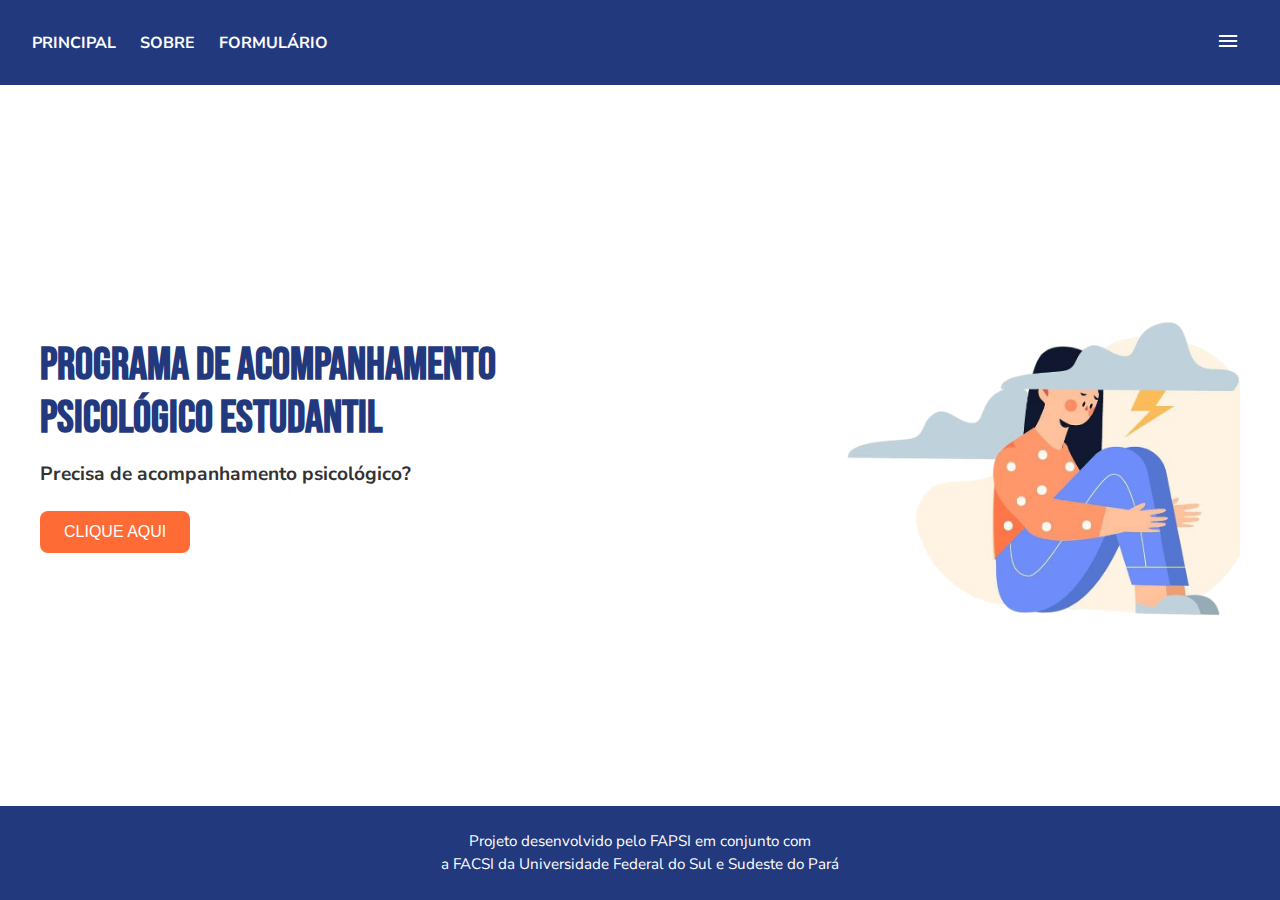
<file: frontend/index.html>
<!DOCTYPE html>
<html lang="en">
  <head>
    <meta charset="UTF-8" />
    <meta name="viewport" content="width=device-width, initial-scale=1.0" />
    <link
      rel="stylesheet"
      href="https://fonts.googleapis.com/css2?family=Material+Symbols+Outlined:opsz,wght,FILL,GRAD@20..48,100..700,0..1,-50..200&icon_names=menu"
    />
    <link rel="preconnect" href="https://fonts.googleapis.com" />
    <link rel="preconnect" href="https://fonts.gstatic.com" crossorigin />
    <link
      href="https://fonts.googleapis.com/css2?family=Nunito+Sans:ital,opsz,wght@0,6..12,200..1000;1,6..12,200..1000&display=swap"
      rel="stylesheet"
    />
    <link rel="preconnect" href="https://fonts.googleapis.com" />
    <link rel="preconnect" href="https://fonts.gstatic.com" crossorigin />
    <link
      href="https://fonts.googleapis.com/css2?family=Bebas+Neue&family=Nunito+Sans:ital,opsz,wght@0,6..12,200..1000;1,6..12,200..1000&display=swap"
      rel="stylesheet"
    />
    <link rel="stylesheet" href="/assets/css/main.css" />
    <title>Home - Papse</title>
  </head>
  <body>
    <header class="header-container">
      <nav class="navegacao">
        <ul>
          <li><a href="index.html" class="home">PRINCIPAL</a></li>
          <li><a href="sobre.html">SOBRE</a></li>
          <li><a href="formulario.html">FORMULÁRIO</a></li>
        </ul>
      </nav>

      <div class="menu-container">
        <button class="menu-button" id="menuButton">
          <span class="material-symbols-outlined">menu</span>
        </button>

        <div class="dropdown-menu" id="dropdownMenu">
          <a href="index.html">SAIR</a>
          <a href="https://www.unifesspa.edu.br/">UNIFESSPA</a>
          <a href="login.html">LOGIN</a>
        </div>
      </div>
    </header>

    <main class="conteudo-pagina">
      <div class="conteudo-grid">
        <div class="texto-conteudo">
          <h1>Programa de Acompanhamento<br />Psicológico Estudantil</h1>
          <h3>Precisa de acompanhamento psicológico?</h3>
          <button type="button" class="botao-home" id="botaoIrFormulario">
            CLIQUE AQUI
          </button>
        </div>

        <img src="../assets/images/img_01.png" alt="" class="img-papse" />
      </div>
    </main>

    <footer class="fundo-pagina">
      <p>
        Projeto desenvolvido pelo FAPSI em conjunto com<br />
        a FACSI da Universidade Federal do Sul e Sudeste do Pará
      </p>
    </footer>

    <script src="../assets/js/main.js"></script>
  </body>
</html>
</file>
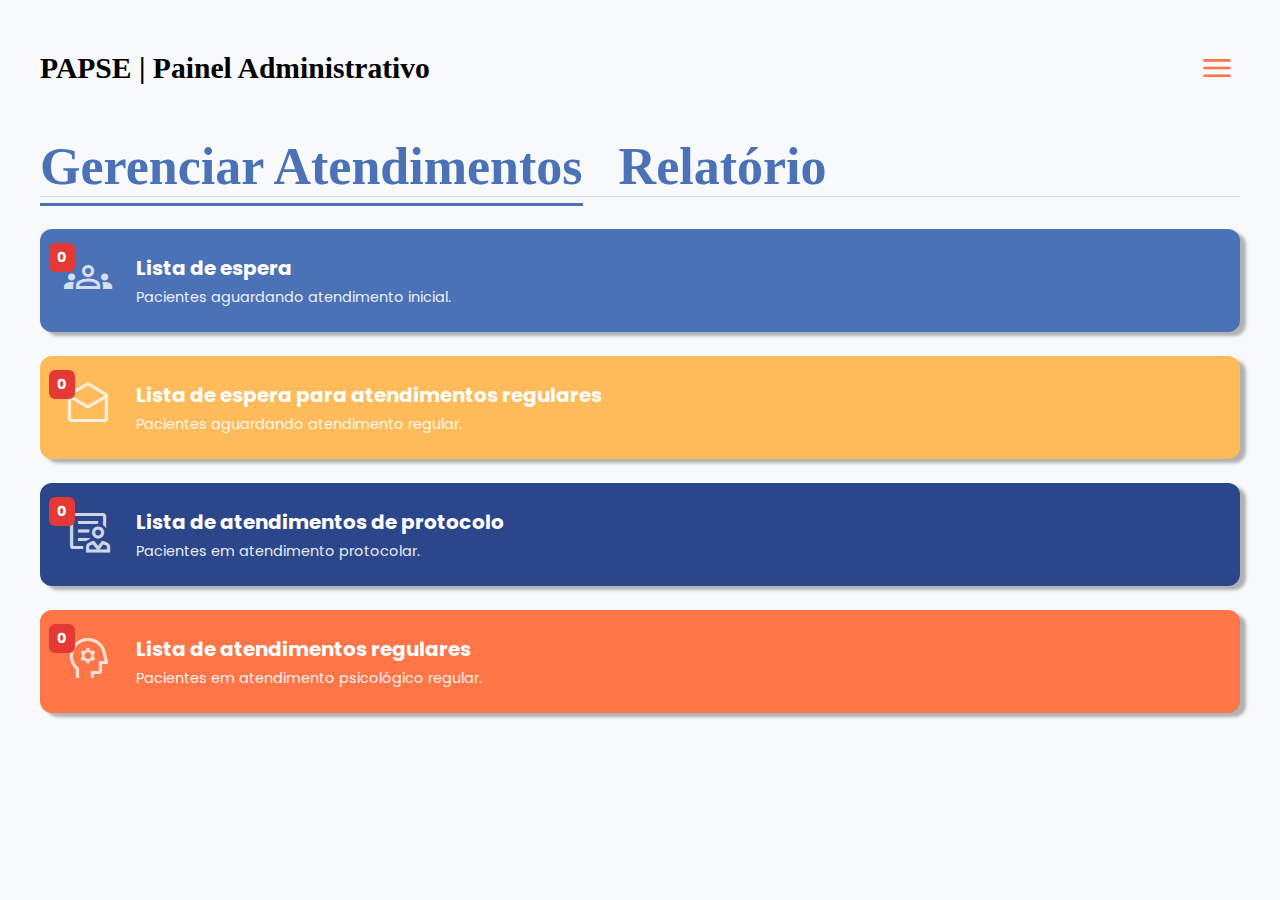
<file: frontend/admin.html>
<!DOCTYPE html>
<html lang="pt-br">

<head>
  <meta charset="UTF-8">
  <meta name="viewport" content="width=device-width, initial-scale=1.0">
  <title>Painel Administrativo - PAPSE</title>

  <link rel="preconnect" href="https://fonts.googleapis.com">
  <link rel="preconnect" href="https://fonts.gstatic.com" crossorigin>
  <link href="https://fonts.googleapis.com/css2?family=Poppins:wght@400;500;600;700&display=swap" rel="stylesheet">
  <link rel="stylesheet" href="https://fonts.googleapis.com/css2?family=Material+Symbols+Outlined:opsz,wght,FILL,GRAD@24,400,0,0" />

  <link rel="stylesheet" href="../assets/css/admin.css">
</head>

<body>
  <div class="admin-container">
    <header class="main-header">
      <h1 class="header-title">PAPSE | Painel Administrativo</h1>
      <div class="menu-container">
        <button class="menu-button" id="menuButton">
          <span class="material-symbols-outlined">menu</span>
        </button>
        <div class="dropdown-menu" id="dropdownMenu">
          <a href="#">SAIR</a>
          <a href="index.html">HOME</a>
        </div>
      </div>
    </header>

    <nav class="sub-nav">
      <a href="admin.html" class="active">Gerenciar Atendimentos</a>
      <a href="relatorio.html">Relatório</a>
    </nav>

    <main class="cards-grid">
      <a href="lista-espera.html" class="card card-blue">
        <div class="card-icon-wrapper">
          <span class="material-symbols-outlined card-icon">groups</span>
          <span class="count" id="count-lista-espera">0</span>
        </div>
        <div class="card-content">
          <h2>Lista de espera</h2>
          <p>Pacientes aguardando atendimento inicial.</p>
        </div>
      </a>

      <a href="lista-espera-regulares.html" class="card card-yellow">
        <div class="card-icon-wrapper">
          <span class="material-symbols-outlined card-icon">drafts</span>
          <span class="count" id="count-espera-regulares">0</span>
        </div>
        <div class="card-content">
          <h2>Lista de espera para atendimentos regulares</h2>
          <p>Pacientes aguardando atendimento regular.</p>
        </div>
      </a>

      <a href="atendimentos-protocolo.html" class="card card-dark-blue">
        <div class="card-icon-wrapper">
          <span class="material-symbols-outlined card-icon">clinical_notes</span>
          <span class="count" id="count-atendimento-protocolo">0</span>
        </div>
        <div class="card-content">
          <h2>Lista de atendimentos de protocolo</h2>
          <p>Pacientes em atendimento protocolar.</p>
        </div>
      </a>

      <a href="atendimento-regulares.html" class="card card-red-orange">
        <div class="card-icon-wrapper">
          <span class="material-symbols-outlined card-icon">psychology</span>
          <span class="count" id="count-atendimento-regular">0</span>
        </div>
        <div class="card-content">
          <h2>Lista de atendimentos regulares</h2>
          <p>Pacientes em atendimento psicológico regular.</p>
        </div>
      </a>
    </main>
  </div>

  <script src="../assets/js/admin.js" defer></script>
</body>

</html>
</file>
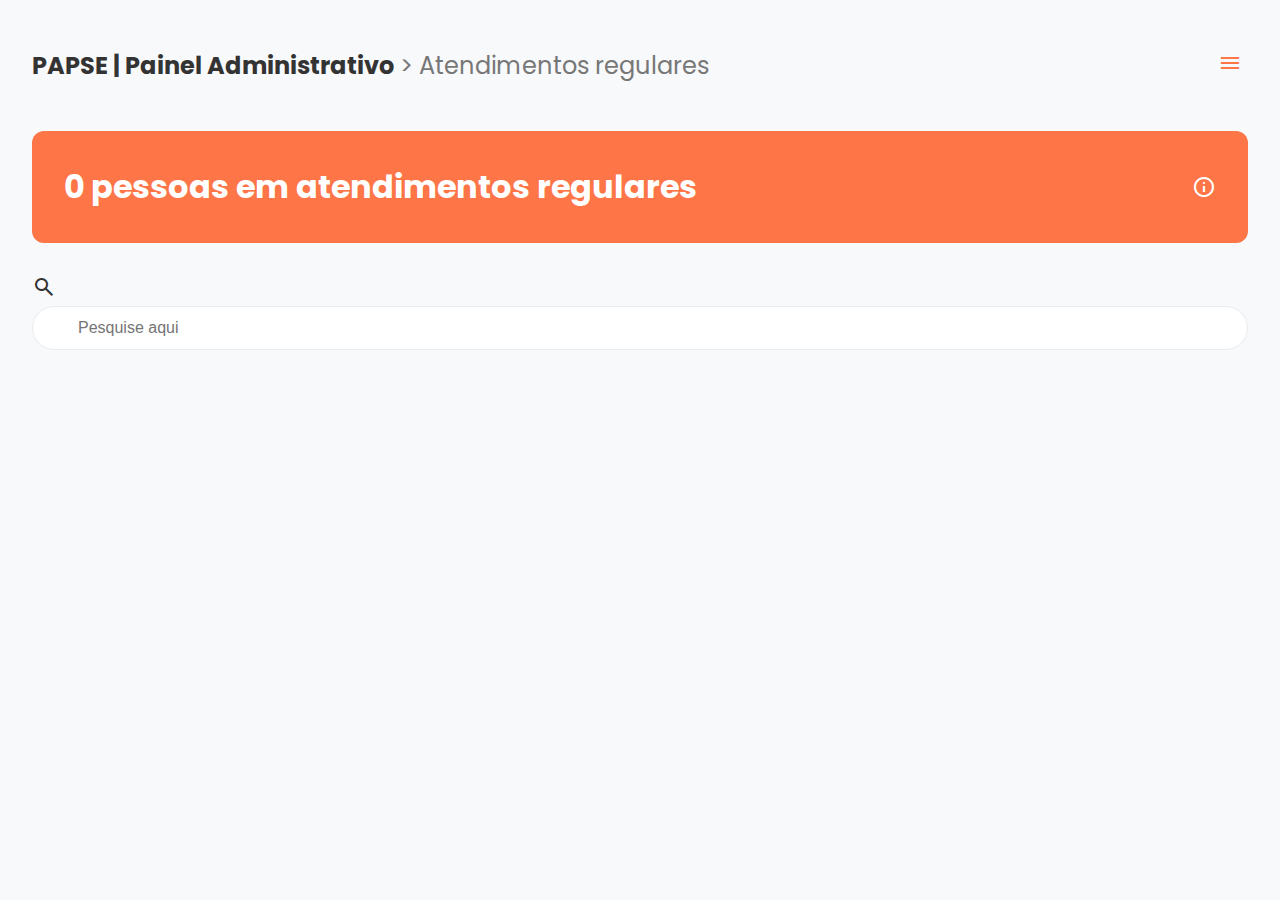
<file: frontend/atendimento-regulares.html>
<!DOCTYPE html>
<html lang="pt-br">

<head>
  <meta charset="UTF-8">
  <meta name="viewport" content="width=device-width, initial-scale=1.0">
  <title>Atendimentos Regulares - Painel</title>

  <link rel="preconnect" href="https://fonts.googleapis.com">
  <link rel="preconnect" href="https://fonts.gstatic.com" crossorigin>
  <link href="https://fonts.googleapis.com/css2?family=Poppins:wght@400;500;600;700&display=swap" rel="stylesheet">
  <link rel="stylesheet" href="https://fonts.googleapis.com/css2?family=Material+Symbols+Outlined:opsz,wght,FILL,GRAD@24,400,0,0" />

  <link rel="stylesheet" href="/assets/css/atendimentos-regulares.css">
</head>

<body>
  <div class="admin-container">
    <header class="main-header">
      <h1 class="header-title">
        PAPSE | Painel Administrativo <span class="breadcrumb">> Atendimentos regulares</span>
      </h1>
      <div class="menu-container">
        <button class="menu-button" id="menuButton">
          <span class="material-symbols-outlined">menu</span>
        </button>
        <div class="dropdown-menu" id="dropdownMenu">
          <a href="#">SAIR</a>
          <a href="index.html">HOME</a>
        </div>
      </div>
    </header>

    <main>
      <div class="banner-lista banner-red-orange">
        <h2><span id="total-pacientes">0</span> pessoas em atendimentos regulares</h2>
        <span class="material-symbols-outlined info-icon">info</span>
      </div>

      <div class="search-container">
        <span class="material-symbols-outlined search-icon">search</span>
        <input type="search" id="pesquisa" placeholder="Pesquise aqui">
      </div>

      <div class="pacientes-grid" id="pacientes-container">
      </div>
    </main>
  </div>

  <script src="../assets/js/atendimentos-regulares.js" defer></script>
</body>
</file>
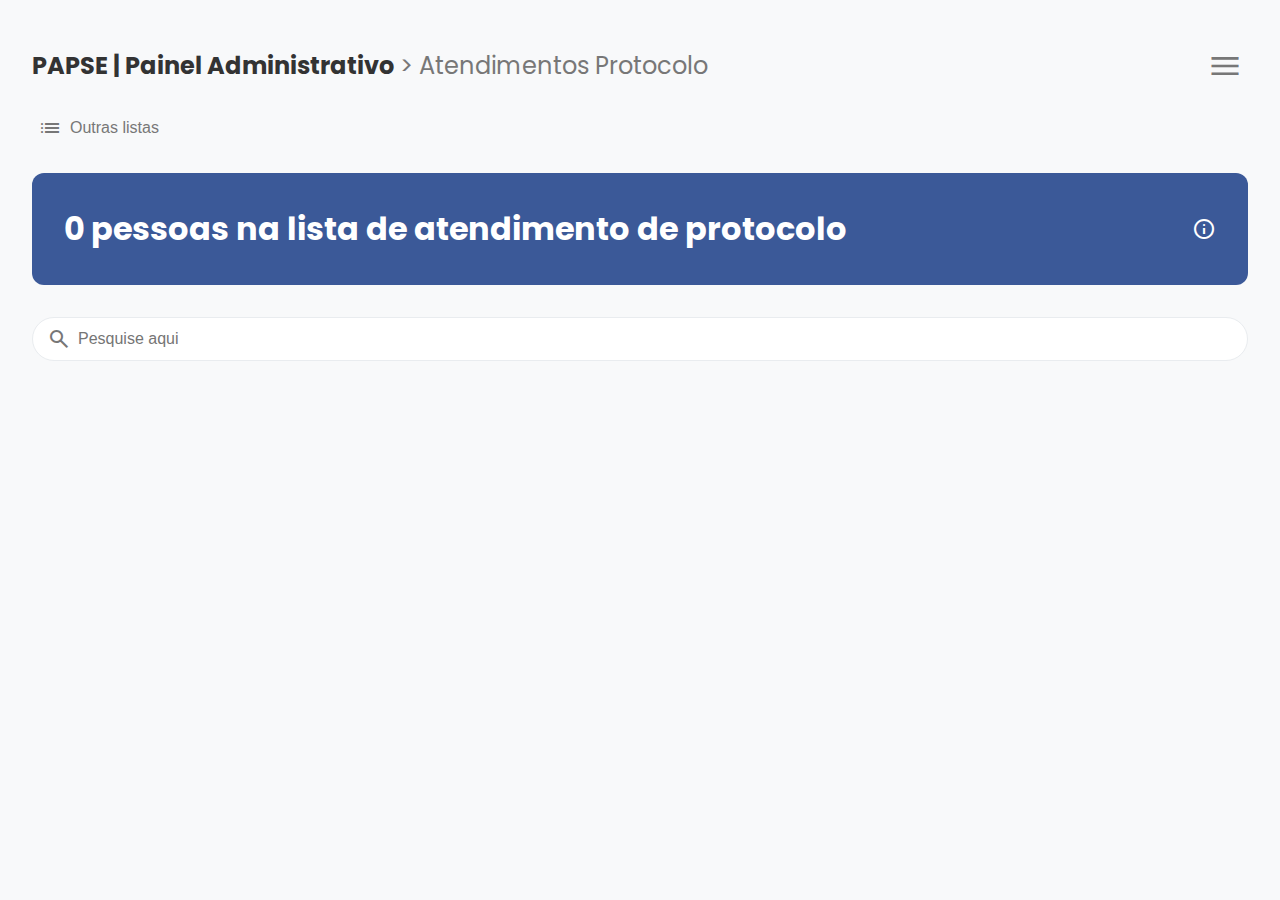
<file: frontend/atendimentos-protocolo.html>
<!DOCTYPE html>
<html lang="pt-br">

<head>
  <meta charset="UTF-8">
  <meta name="viewport" content="width=device-width, initial-scale=1.0">
  <title>Atendimento Protocolo - Painel Administrativo</title>

  <link rel="preconnect" href="https://fonts.googleapis.com">
  <link rel="preconnect" href="https://fonts.gstatic.com" crossorigin>
  <link href="https://fonts.googleapis.com/css2?family=Poppins:wght@400;500;600;700&display=swap" rel="stylesheet">
  <link rel="stylesheet" href="https://fonts.googleapis.com/css2?family=Material+Symbols+Outlined:opsz,wght,FILL,GRAD@24,400,0,0" />

  <link rel="stylesheet" href="../assets/css/atendimentos-protocolo.css">
</head>

<body>
  <div class="admin-container">
    <header class="main-header">
      <h1 class="header-title">
        PAPSE | Painel Administrativo <span class="breadcrumb">> Atendimentos Protocolo</span>
      </h1>
      <div class="menu-container">
        <button class="menu-button" id="menuButton">
          <span class="material-symbols-outlined">menu</span>
        </button>
        <div class="dropdown-menu" id="dropdownMenu">
          <a href="admin.html">SAIR</a>
          <a href="index.html">HOME</a>
        </div>
      </div>
    </header>

    <main>
      <div class="toolbar">
        <button class="listas-btn"><span class="material-symbols-outlined">list</span> Outras listas</button>
      </div>

      <div class="banner-lista">
        <h2><span id="total-pacientes">0</span> pessoas na lista de atendimento de protocolo</h2>
        <span class="material-symbols-outlined info-icon">info</span>
      </div>

      <div class="search-container">
        <span class="material-symbols-outlined search-icon">search</span>
        <input type="search" id="pesquisa" placeholder="Pesquise aqui">
      </div>

      <div class="pacientes-grid" id="pacientes-container">
      </div>
    </main>
  </div>

  <script src="../assets/js/atendimento-protocolo.js" defer></script>
</body>

</html>
</file>
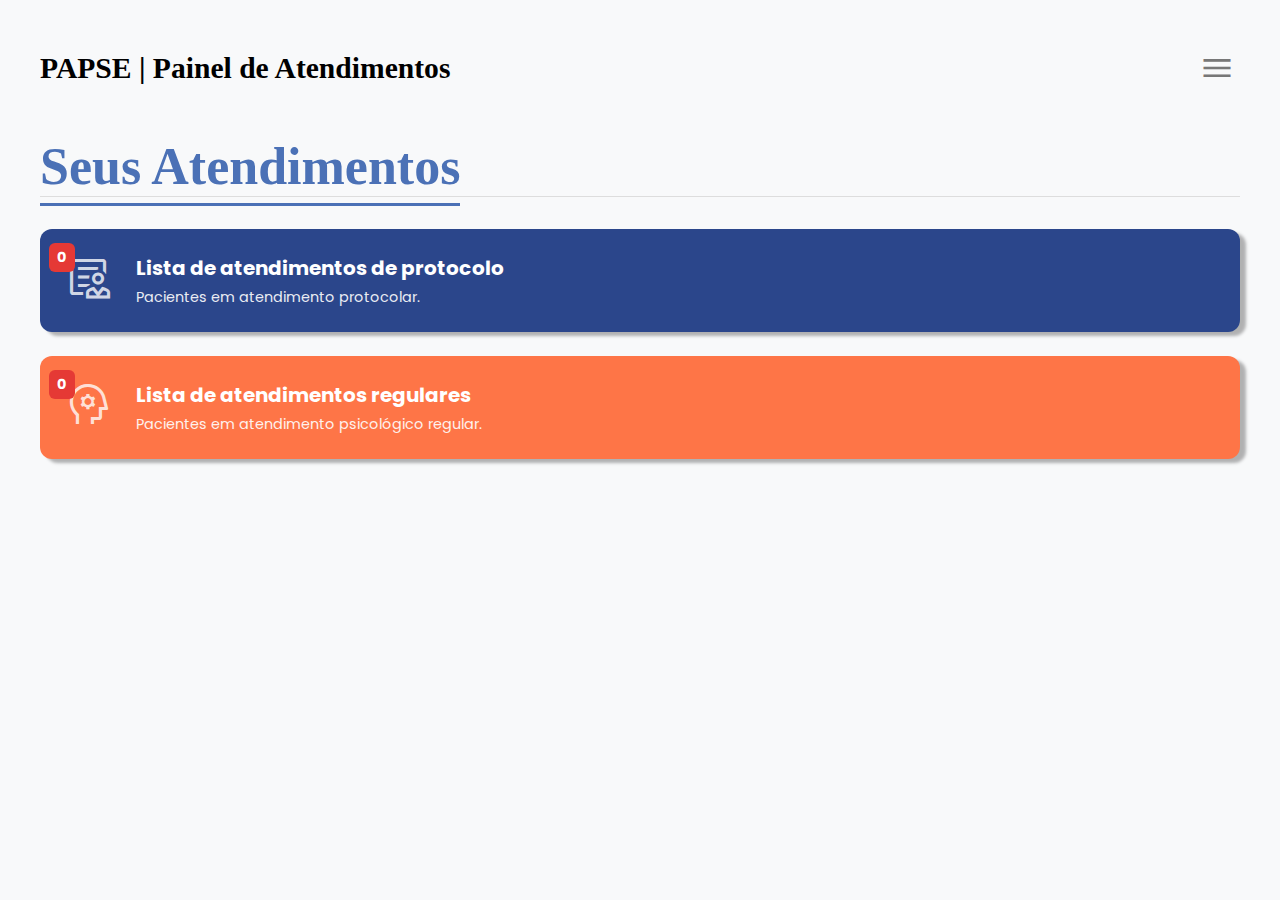
<file: frontend/bolsista.html>
<!DOCTYPE html>
<html lang="pt-br">

<head>
  <meta charset="UTF-8">
  <meta name="viewport" content="width=device-width, initial-scale=1.0">
  <title>Painel do Bolsista - PAPSE</title>

  <link rel="preconnect" href="https://fonts.googleapis.com">
  <link rel="preconnect" href="https://fonts.gstatic.com" crossorigin>
  <link href="https://fonts.googleapis.com/css2?family=Poppins:wght@400;500;600;700&display=swap" rel="stylesheet">
  <link rel="stylesheet" href="https://fonts.googleapis.com/css2?family=Material+Symbols+Outlined:opsz,wght,FILL,GRAD@24,400,0,0" />

  <link rel="stylesheet" href="../assets/css/bolsista.css">
</head>

<body>
  <div class="admin-container">
    <header class="main-header">
      <h1 class="header-title">PAPSE | Painel de Atendimentos</h1>
      <div class="menu-container">
        <button class="menu-button" id="menuButton">
          <span class="material-symbols-outlined">menu</span>
        </button>
        <div class="dropdown-menu" id="dropdownMenu">
          <a href="../frontend/login.html">SAIR</a>
          <a href="index.html">HOME</a>
        </div>
      </div>
    </header>

    <nav class="sub-nav">
      <a href="bolsista.html" class="active">Seus Atendimentos</a>
    </nav>

    <main class="cards-grid">
      <a href="lista-espera.html" class="card card-blue invisible">
        <div class="card-icon-wrapper">
          <span class="material-symbols-outlined card-icon">groups</span>
          <span class="count" id="count-lista-espera">0</span>
        </div>
        <div class="card-content">
          <h2>Lista de espera</h2>
          <p>Pacientes aguardando atendimento inicial.</p>
        </div>
      </a>

      <a href="lista-espera-regulares.html" class="card card-yellow invisible">
        <div class="card-icon-wrapper">
          <span class="material-symbols-outlined card-icon">drafts</span>
          <span class="count" id="count-espera-regulares">0</span>
        </div>
        <div class="card-content">
          <h2>Lista de espera para atendimentos regulares</h2>
          <p>Pacientes aguardando atendimento regular.</p>
        </div>
      </a>

      <a href="atendimentos-protocolo.html" class="card card-dark-blue">
        <div class="card-icon-wrapper">
          <span class="material-symbols-outlined card-icon">clinical_notes</span>
          <span class="count" id="count-atendimento-protocolo">0</span>
        </div>
        <div class="card-content">
          <h2>Lista de atendimentos de protocolo</h2>
          <p>Pacientes em atendimento protocolar.</p>
        </div>
      </a>

      <a href="atendimento-regulares.html" class="card card-red-orange">
        <div class="card-icon-wrapper">
          <span class="material-symbols-outlined card-icon">psychology</span>
          <span class="count" id="count-atendimento-regular">0</span>
        </div>
        <div class="card-content">
          <h2>Lista de atendimentos regulares</h2>
          <p>Pacientes em atendimento psicológico regular.</p>
        </div>
      </a>
    </main>
  </div>

  <script src="../assets/js/admin.js" defer></script>
</body>

</html>
</file>
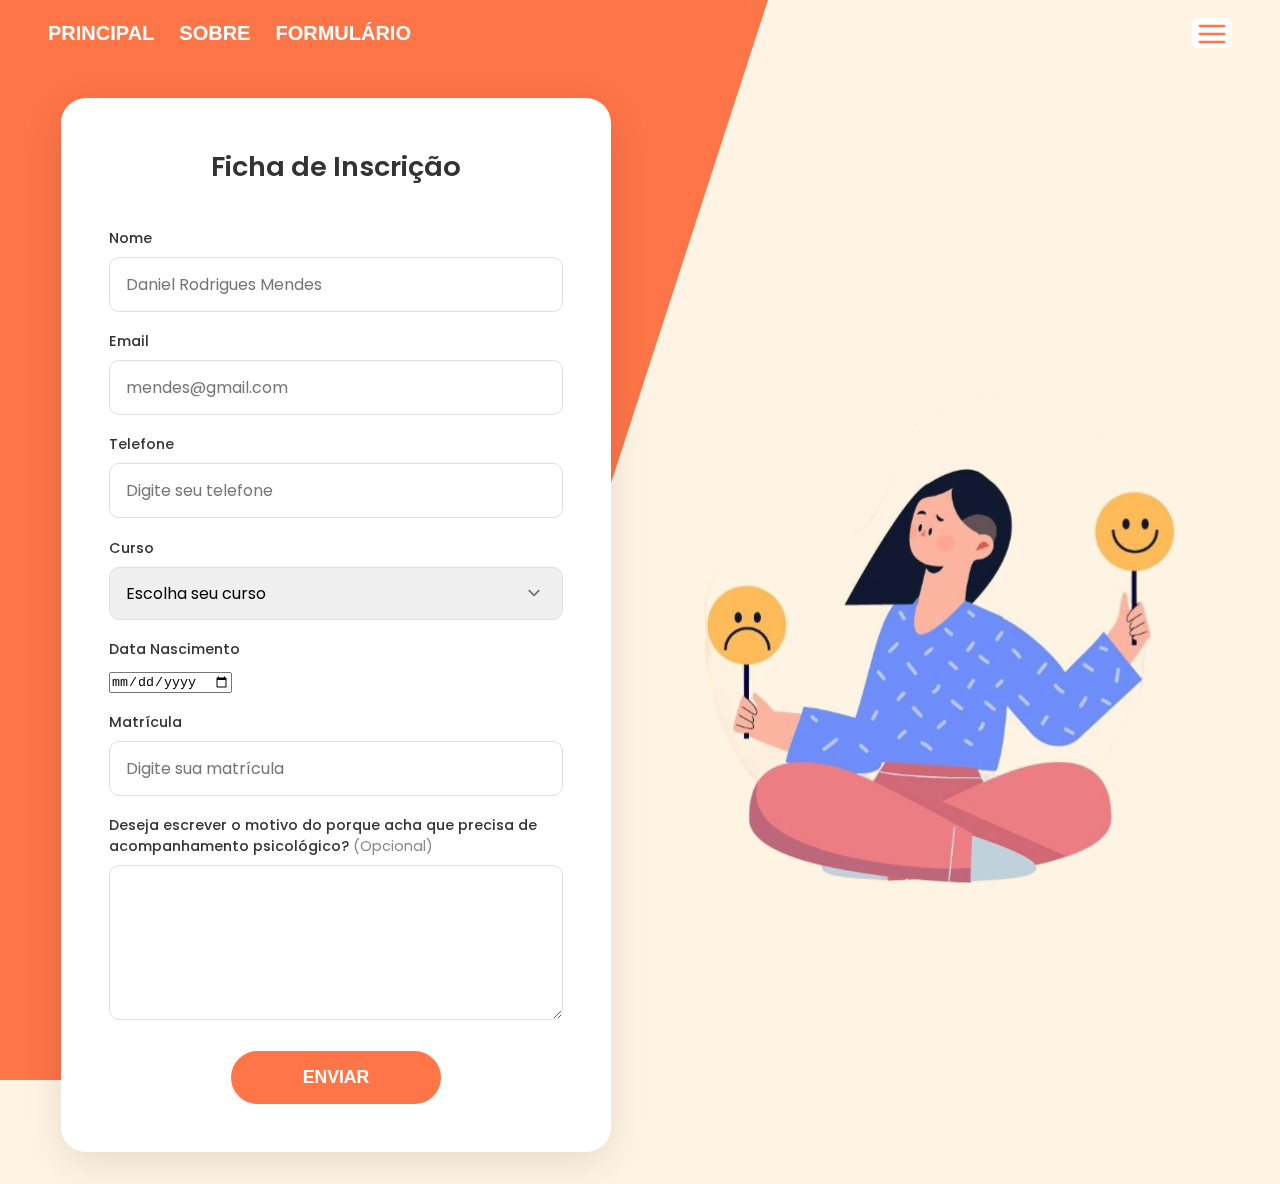
<file: frontend/formulario.html>
<!DOCTYPE html>
<html lang="pt-br">

<head>
    <meta charset="UTF-8">
    <meta name="viewport" content="width=device-width, initial-scale=1.0">
    <title>Formulário de Inscrição - Apoio Psicológico Unifesspa</title>
    <link rel="stylesheet" href="../assets/css/formulario.css">

    <link rel="preconnect" href="https://fonts.googleapis.com">
    <link rel="preconnect" href="https://fonts.gstatic.com" crossorigin>
    <link href="https://fonts.googleapis.com/css2?family=Poppins:wght@400;500;600&display=swap" rel="stylesheet">
</head>

<body>

    <header class="main-header">
        <nav class="main-nav">
            <div class="nav-links">
                <a href="index.html">PRINCIPAL</a>
                <a href="sobre.html">SOBRE</a>
                <a href="formulario.html" class="active">FORMULÁRIO</a>
            </div>

            <div class="menu-container">
                <button class="menu-button" id="menuButton">
                    <svg xmlns="http://www.w3.org/2000/svg" width="24" height="24" viewBox="0 0 24 24" fill="none" stroke="currentColor" stroke-width="2" stroke-linecap="round" stroke-linejoin="round">
                        <line x1="3" y1="12" x2="21" y2="12"></line>
                        <line x1="3" y1="6" x2="21" y2="6"></line>
                        <line x1="3" y1="18" x2="21" y2="18"></line>
                    </svg>
                </button>

                <div class="dropdown-menu" id="dropdownMenu">
                    <a href="index.html">SAIR</a>
                    <a href="https://www.unifesspa.edu.br/">UNIFESSPA</a>
                    <a href="login.html">LOGIN</a>
                </div>
            </div>
        </nav>
    </header>

    <main class="content-wrapper">
        <div class="form-section">
            <div class="form-card">
                <h1>Ficha de Inscrição</h1>
                <form id="inscricaoForm">
                    <div class="form-group">
                        <label for="nome">Nome</label>
                        <input type="text" id="nome" name="nome" placeholder="Daniel Rodrigues Mendes">
                    </div>
                    <div class="form-group">
                        <label for="email">Email</label>
                        <input type="email" id="email" name="email" placeholder="mendes@gmail.com" required>
                    </div>
                    <div class="form-group">
                        <label for="telefone">Telefone</label>
                        <input type="tel" id="telefone" name="telefone" placeholder="Digite seu telefone">
                    </div>
                    <div class="form-group">
                        <label for="curso">Curso</label>
                        <select id="curso" name="curso">
                            <option value="" disabled selected>Escolha seu curso</option>
                            <option value="psicologia">Psicologia</option>
                            <option value="si">Sistemas de Informação</option>
                            <option value="ec">Engenharia da Computação</option>
                        </select>
                    </div>
                    <div class="form-group">
                        <label for="data-nascimento">Data Nascimento</label>
                        <input type="date" id="data-nascimento" name="data-nascimento" placeholder="AAAA-MM-DD" required>
                    </div>
                    <div class="form-group">
                        <label for="matricula">Matrícula</label>
                        <input type="text" id="matricula" name="matricula" placeholder="Digite sua matrícula">
                    </div>
                    <div class="form-group">
                        <label for="motivo">Deseja escrever o motivo do porque acha que precisa de acompanhamento psicológico? <span class="optional">(Opcional)</span></label>
                        <textarea id="motivo" name="motivo" rows="5"></textarea>
                    </div>

                    <button type="submit" class="submit-btn">ENVIAR</button>
                </form>
            </div>
        </div>
        <div class="illustration-section">
            <img src="../assets/images/illustration-form.svg" alt="Ilustração de uma pessoa segurando máscaras de emoções">
        </div>
    </main>

    <script src="../assets/js/formulario.js" defer></script>
</body>

</html>
</file>
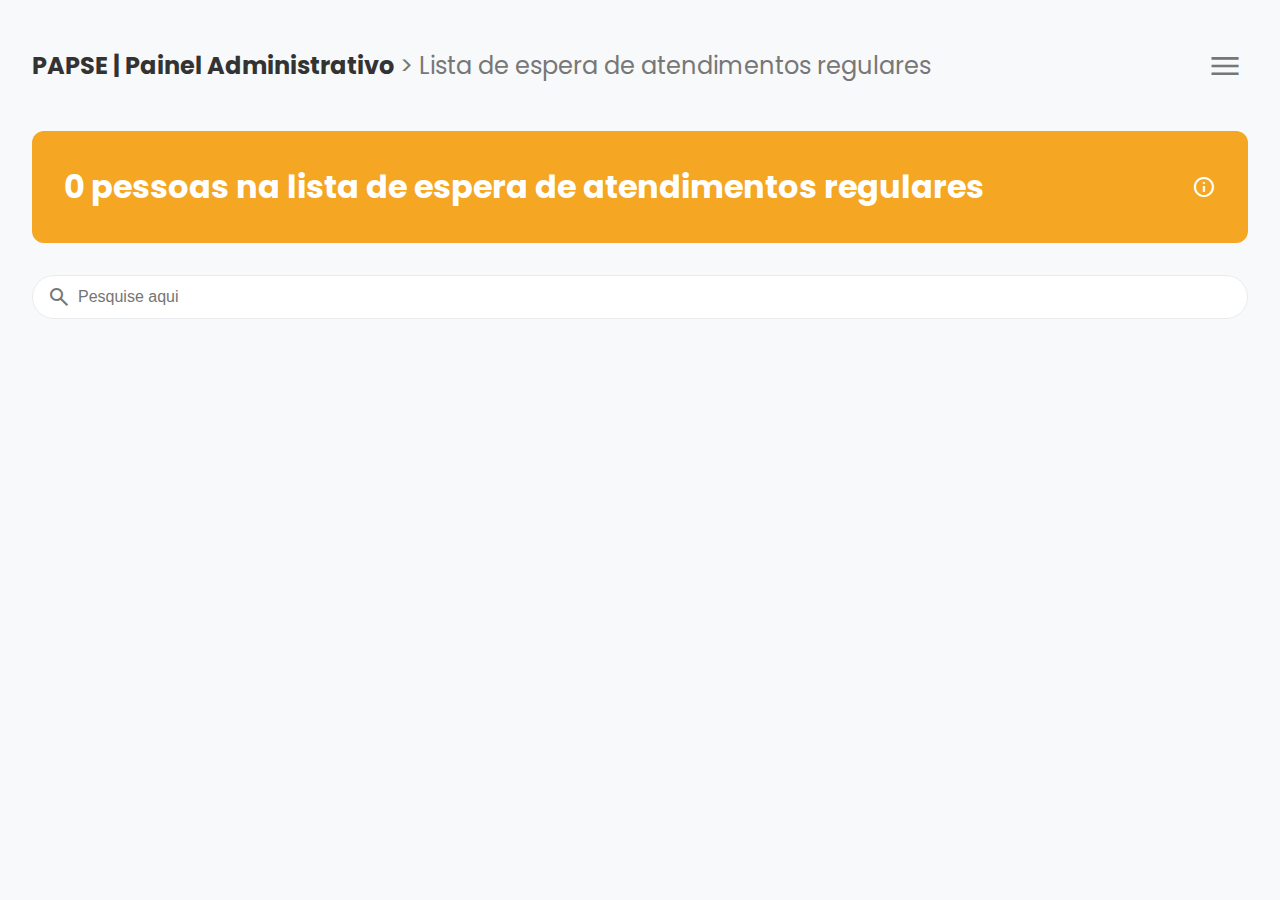
<file: frontend/lista-espera-regulares.html>
<!DOCTYPE html>
<html lang="pt-br">

<head>
  <meta charset="UTF-8">
  <meta name="viewport" content="width=device-width, initial-scale=1.0">
  <title>Espera Atendimentos Regulares - Painel</title>

  <link rel="preconnect" href="https://fonts.googleapis.com">
  <link rel="preconnect" href="https://fonts.gstatic.com" crossorigin>
  <link href="https://fonts.googleapis.com/css2?family=Poppins:wght@400;500;600;700&display=swap" rel="stylesheet">
  <link rel="stylesheet" href="https://fonts.googleapis.com/css2?family=Material+Symbols+Outlined:opsz,wght,FILL,GRAD@24,400,0,0" />

  <link rel="stylesheet" href="../assets/css/espera-regulares.css">
</head>

<body>
  <div class="admin-container">
    <header class="main-header">
      <h1 class="header-title">
        PAPSE | Painel Administrativo <span class="breadcrumb">> Lista de espera de atendimentos regulares</span>
      </h1>
      <div class="menu-container">
        <button class="menu-button" id="menuButton">
          <span class="material-symbols-outlined">menu</span>
        </button>
        <div class="dropdown-menu" id="dropdownMenu">
          <a href="#">SAIR</a>
          <a href="index.html">HOME</a>
        </div>
      </div>
    </header>

    <main>
      <div class="banner-lista banner-yellow">
        <h2><span id="total-pacientes">0</span> pessoas na lista de espera de atendimentos regulares</h2>
        <span class="material-symbols-outlined info-icon">info</span>
      </div>

      <div class="search-container">
        <span class="material-symbols-outlined search-icon">search</span>
        <input type="search" id="pesquisa" placeholder="Pesquise aqui">
      </div>

      <div class="pacientes-grid" id="pacientes-container">
      </div>
    </main>
  </div>

  <script src="../assets/js/espera-regulares.js" defer></script>
</body>

</html>
</file>
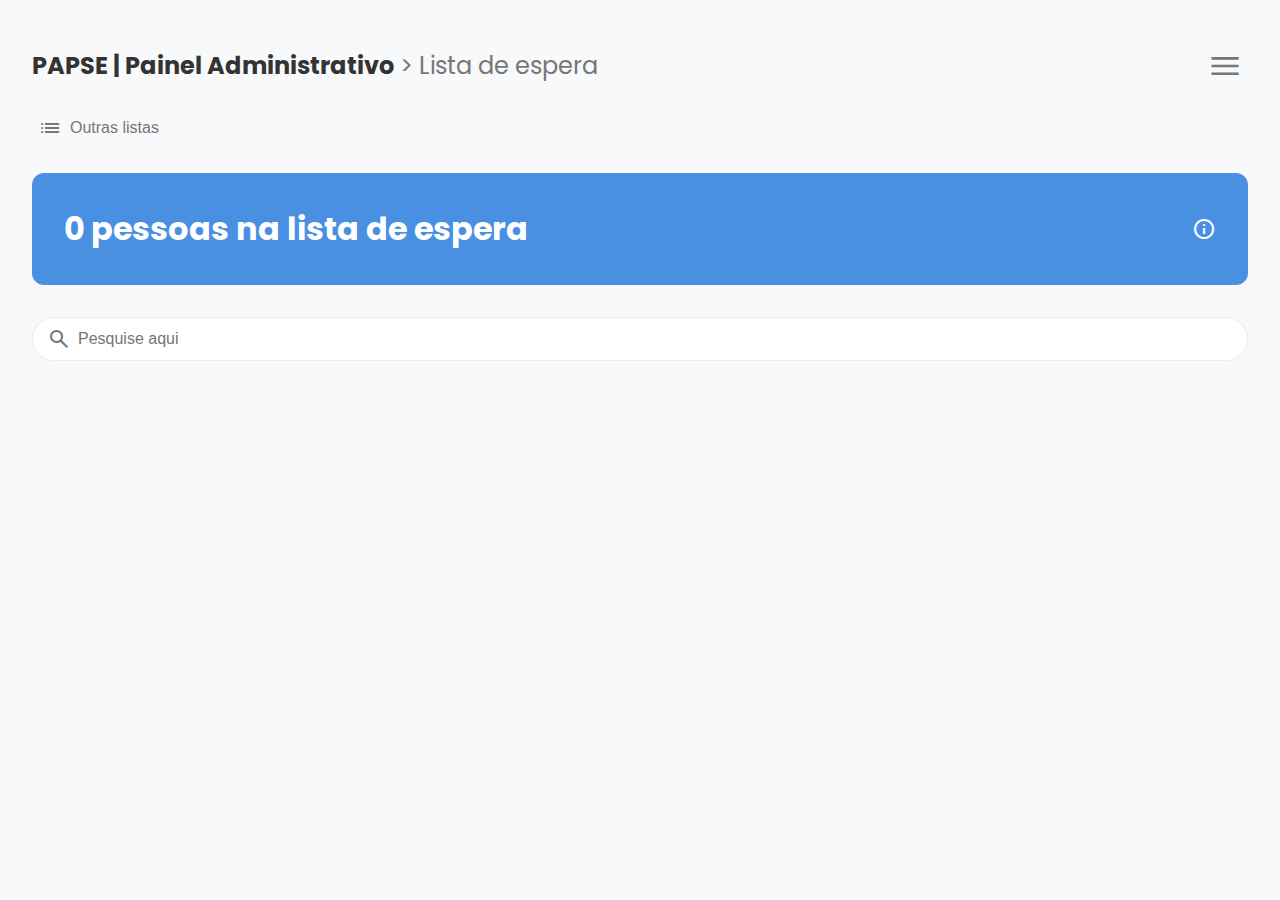
<file: frontend/lista-espera.html>
<!DOCTYPE html>
<html lang="pt-br">

<head>
  <meta charset="UTF-8">
  <meta name="viewport" content="width=device-width, initial-scale=1.0">
  <title>Lista de Espera - Painel Administrativo</title>

  <link rel="preconnect" href="https://fonts.googleapis.com">
  <link rel="preconnect" href="https://fonts.gstatic.com" crossorigin>
  <link href="https://fonts.googleapis.com/css2?family=Poppins:wght@400;500;600;700&display=swap" rel="stylesheet">
  <link rel="stylesheet" href="https://fonts.googleapis.com/css2?family=Material+Symbols+Outlined:opsz,wght,FILL,GRAD@24,400,0,0" />

  <link rel="stylesheet" href="../assets/css/lista-espera.css">
</head>

<body>
  <div class="admin-container">
    <header class="main-header">
      <h1 class="header-title">
        PAPSE | Painel Administrativo <span class="breadcrumb">> Lista de espera</span>
      </h1>
      <div class="menu-container">
        <button class="menu-button" id="menuButton">
          <span class="material-symbols-outlined">menu</span>
        </button>
        <div class="dropdown-menu" id="dropdownMenu">
          <a href="admin.html">SAIR</a>
          <a href="index.html">HOME</a>
        </div>
      </div>
    </header>

    <main>
      <div class="toolbar">
        <button class="listas-btn"><span class="material-symbols-outlined">list</span> Outras listas</button>
      </div>

      <div class="banner-lista">
        <h2><span id="total-pacientes">0</span> pessoas na lista de espera</h2>
        <span class="material-symbols-outlined info-icon">info</span>
      </div>

      <div class="search-container">
        <span class="material-symbols-outlined search-icon">search</span>
        <input type="search" id="pesquisa" placeholder="Pesquise aqui">
      </div>

      <div class="pacientes-grid" id="pacientes-container">
      </div>
    </main>
  </div>

  <script src="../assets/js/lista-espera.js" defer></script>
</body>


</html>
</file>
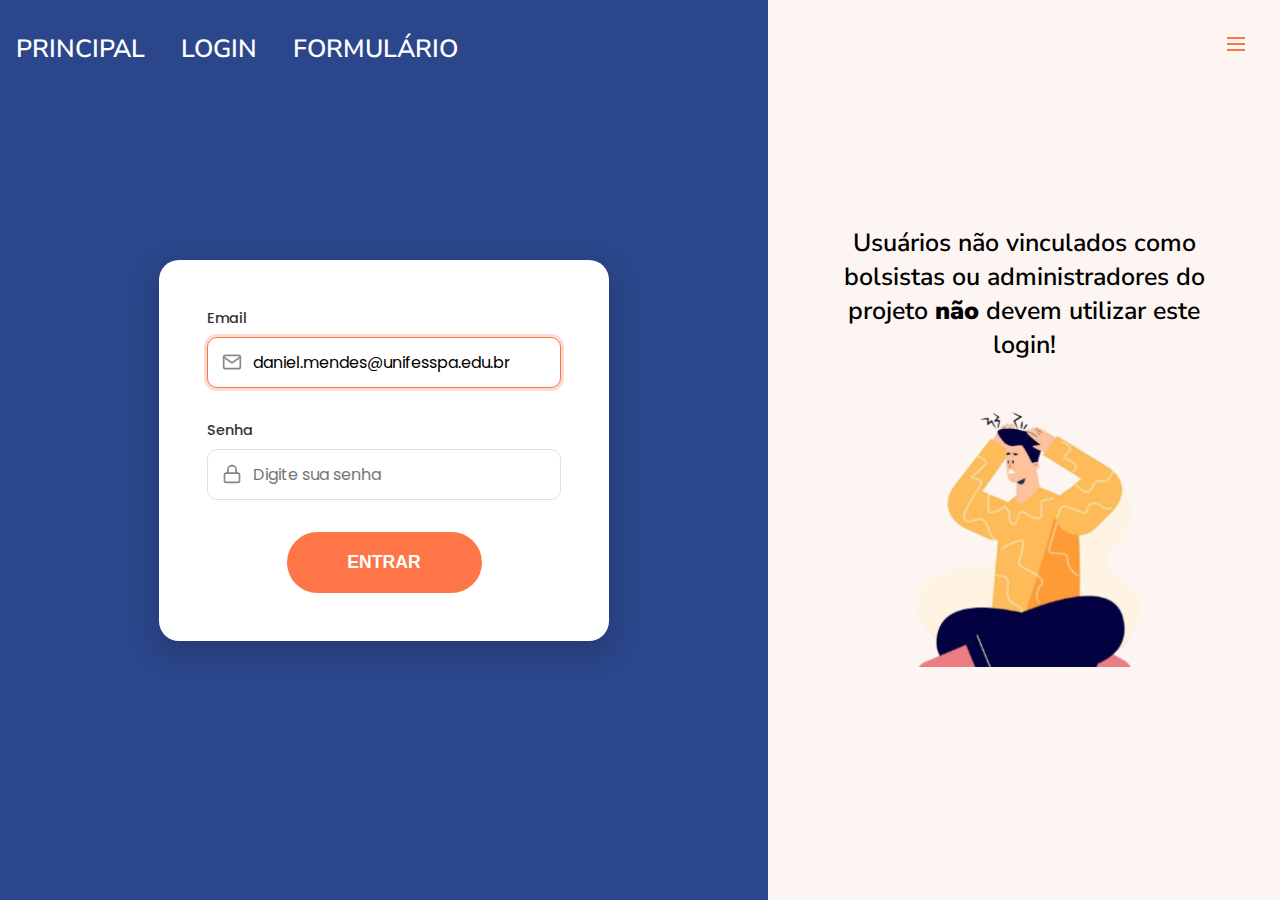
<file: frontend/login.html>
<!DOCTYPE html>
<html lang="pt-br">

<head>
    <meta charset="UTF-8">
    <meta name="viewport" content="width=device-width, initial-scale=1.0">
    <title>Login - Apoio Psicológico Unifesspa</title>
    <link rel="stylesheet" href="../assets/css/login.css">

    <link rel="preconnect" href="https://fonts.googleapis.com">
    <link rel="preconnect" href="https://fonts.gstatic.com" crossorigin>
    <link href="https://fonts.googleapis.com/css2?family=Poppins:wght@400;500;600&display=swap" rel="stylesheet">
    <link href="https://fonts.googleapis.com/css2?family=Nunito+Sans:ital,opsz,wght@0,6..12,200..1000;1,6..12,200..1000&display=swap" rel="stylesheet">
    <link href="https://fonts.googleapis.com/css2?family=Bebas+Neue&family=Nunito+Sans:ital,opsz,wght@0,6..12,200..1000;1,6..12,200..1000&display=swap" rel="stylesheet">

</head>

<body>

    <div class="login-wrapper">

        <section class="login-section">
            <header class="main-header">
                <nav class="main-nav">
                    <a href="index.html">PRINCIPAL</a>
                    <a href="login.html" class="active">LOGIN</a>
                    <a href="formulario.html">FORMULÁRIO</a>
                </nav>
            </header>

            <div class="login-card">
                <form id="loginForm">
                    <div class="form-group">
                        <label for="email">Email</label>
                        <div class="input-wrapper">
                            <svg class="input-icon" xmlns="http://www.w3.org/2000/svg" width="20" height="20" viewBox="0 0 24 24" fill="none" stroke="currentColor" stroke-width="2" stroke-linecap="round" stroke-linejoin="round">
                                <path d="M4 4h16c1.1 0 2 .9 2 2v12c0 1.1-.9 2-2 2H4c-1.1 0-2-.9-2-2V6c0-1.1.9-2 2-2z"></path>
                                <polyline points="22,6 12,13 2,6"></polyline>
                            </svg>
                            <input type="email" id="email" name="email" value="daniel.mendes@unifesspa.edu.br" required>
                        </div>
                    </div>

                    <div class="form-group">
                        <label for="senha">Senha</label>
                        <div class="input-wrapper">
                            <svg class="input-icon" xmlns="http://www.w3.org/2000/svg" width="20" height="20" viewBox="0 0 24 24" fill="none" stroke="currentColor" stroke-width="2" stroke-linecap="round" stroke-linejoin="round">
                                <rect x="3" y="11" width="18" height="11" rx="2" ry="2"></rect>
                                <path d="M7 11V7a5 5 0 0 1 10 0v4"></path>
                            </svg>
                            <input type="password" id="senha" name="senha" placeholder="Digite sua senha" required>
                        </div>
                    </div>

                    <button type="submit" class="submit-btn">ENTRAR</button>
                </form>
            </div>
        </section>

        <section class="info-section">
            <button class="menu-button-login">
                <svg xmlns="http://www.w3.org/2000/svg" width="24" height="24" viewBox="0 0 24 24">
                    <line x1="3" y1="12" x2="21" y2="12" stroke-width="2"></line>
                    <line x1="3" y1="6" x2="21" y2="6" stroke-width="2"></line>
                    <line x1="3" y1="18" x2="21" y2="18" stroke-width="2"></line>
                </svg>
            </button>
            <div class="info-content">
                <p>Usuários não vinculados como bolsistas ou administradores do projeto <strong>não</strong> devem utilizar este login!</p>
                <img src="../assets/images/illustration-login.svg" alt="Ilustração de uma pessoa estressada">
            </div>
        </section>

    </div>

</body>

</html>
</file>
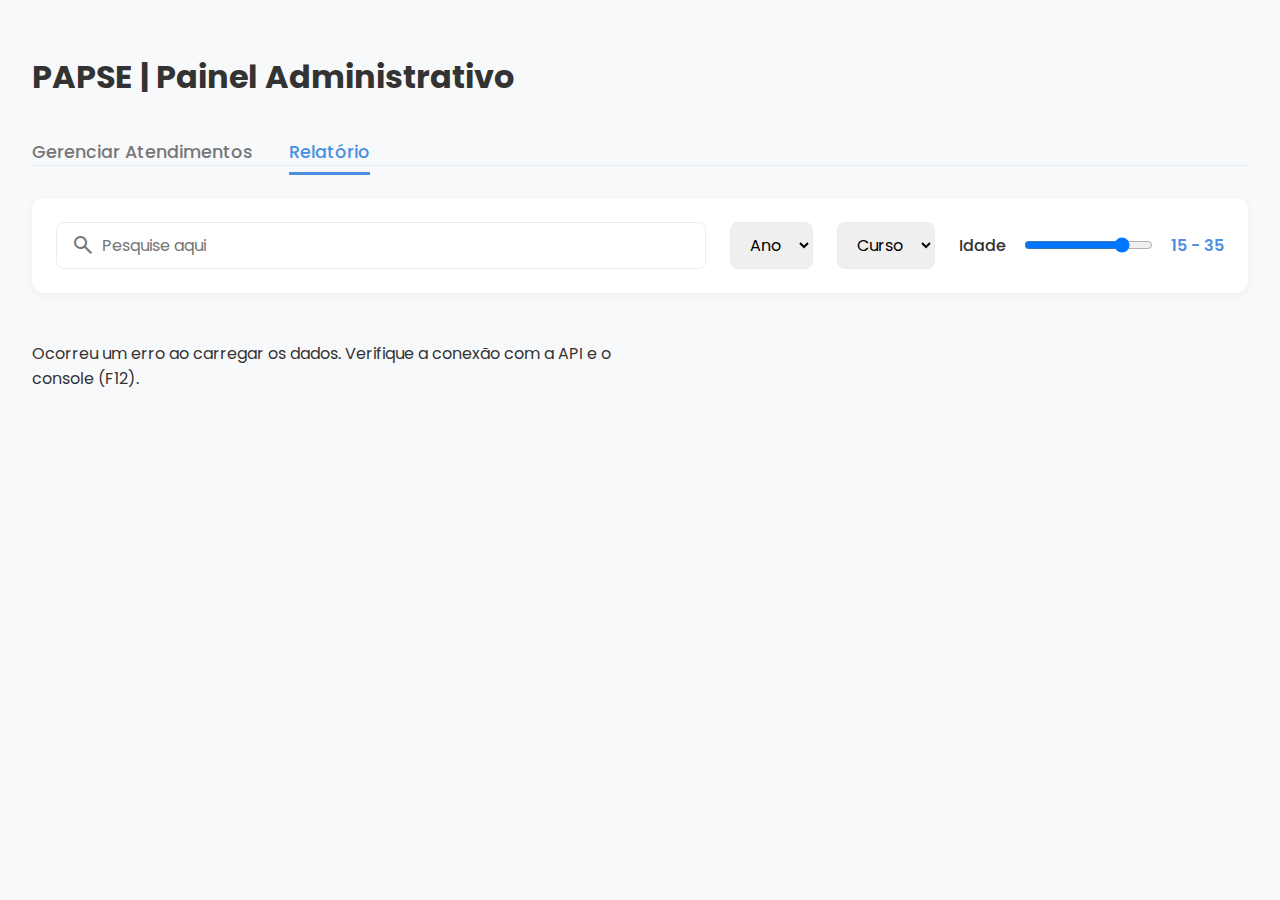
<file: frontend/relatorio.html>
<!DOCTYPE html>
<html lang="pt-br">

<head>
  <meta charset="UTF-8">
  <meta name="viewport" content="width=device-width, initial-scale=1.0">
  <title>Relatórios - Painel Administrativo</title>

  <link href="https://fonts.googleapis.com/css2?family=Poppins:wght@400;500;600;700&display=swap" rel="stylesheet">
  <link rel="stylesheet" href="https://fonts.googleapis.com/css2?family=Material+Symbols+Outlined:opsz,wght,FILL,GRAD@24,400,0,0" />
  <link rel="stylesheet" href="../assets/css/relatorio.css">
</head>

<body>
  <div class="admin-container">
    <header class="main-header">
      <h1 class="header-title">PAPSE | Painel Administrativo</h1>
    </header>

    <nav class="sub-nav">
      <a href="admin.html">Gerenciar Atendimentos</a>
      <a href="relatorio.html" class="active">Relatório</a>
    </nav>

    <main>
      <div class="filtros-container">
        <div class="search-wrapper">
          <span class="material-symbols-outlined">search</span>
          <input type="search" id="filtro-pesquisa" placeholder="Pesquise aqui">
        </div>
        <select id="filtro-ano">
          <option value="">Ano</option>
        </select>
        <select id="filtro-curso">
          <option value="">Curso</option>
        </select>
        <div class="idade-slider">
          <label for="filtro-idade">Idade</label>
          <input type="range" id="filtro-idade" min="15" max="40" value="35">
          <span id="idade-valor">15 - 35</span>
        </div>
      </div>

      <div class="pacientes-grid" id="relatorio-container">
      </div>
    </main>
  </div>

  <script src="../assets/js/relatorio.js" defer></script>
</body>

</html>
</file>
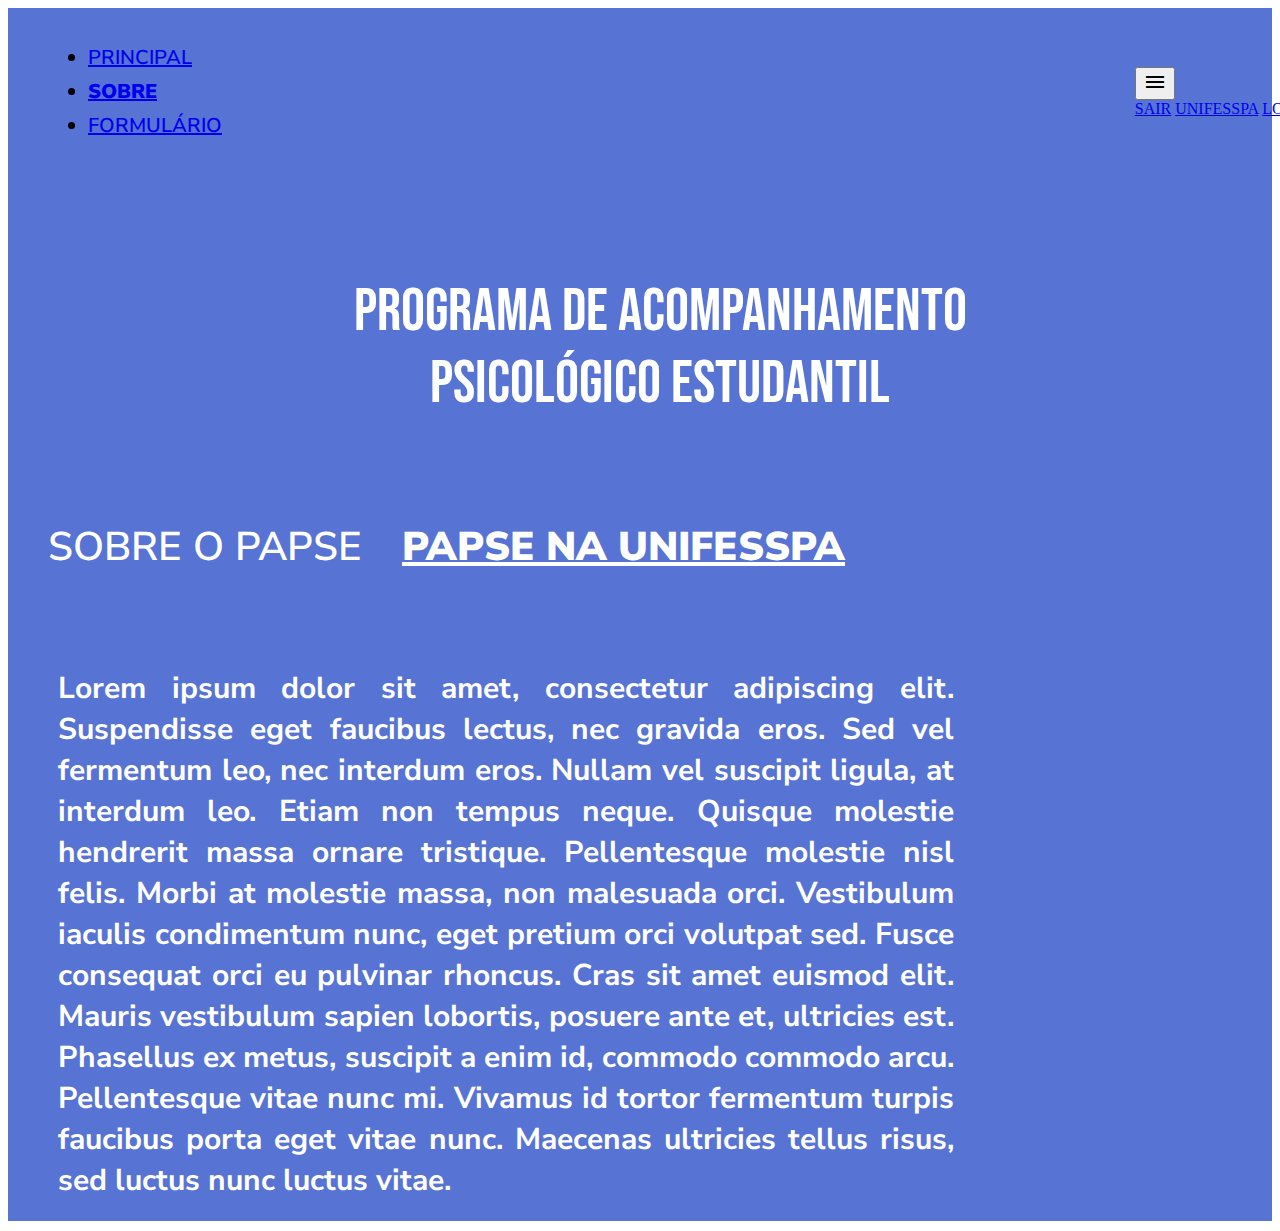
<file: frontend/sobre.html>
<!DOCTYPE html>
<html lang="en">

<head>
    <meta charset="UTF-8">
    <meta name="viewport" content="width=device-width, initial-scale=1.0">
    <link rel="stylesheet" href="https://fonts.googleapis.com/css2?family=Material+Symbols+Outlined:opsz,wght,FILL,GRAD@20..48,100..700,0..1,-50..200&icon_names=menu" />
    <link rel="preconnect" href="https://fonts.googleapis.com">
    <link rel="preconnect" href="https://fonts.gstatic.com" crossorigin>
    <link href="https://fonts.googleapis.com/css2?family=Nunito+Sans:ital,opsz,wght@0,6..12,200..1000;1,6..12,200..1000&display=swap" rel="stylesheet">
    <link rel="preconnect" href="https://fonts.googleapis.com">
    <link rel="preconnect" href="https://fonts.gstatic.com" crossorigin>
    <link href="https://fonts.googleapis.com/css2?family=Bebas+Neue&family=Nunito+Sans:ital,opsz,wght@0,6..12,200..1000;1,6..12,200..1000&display=swap" rel="stylesheet">
    <link rel="stylesheet" href="/assets/css/sobre.css">
    <title>Sobre</title>
</head>

<body>


    <div class="conteudo-pagina">
        <header class="header-container">
            <nav class="navegacao-sobre">
                <ul>
                    <li><a href="index.html">PRINCIPAL</a></li>
                    <li><a href="sobre.html" class="sobre">SOBRE</a></li>
                    <li><a href="formulario.html">FORMULÁRIO</a></li>
                </ul>
            </nav>
            
            <div class="menu-container">
                <button class="menu-button" id="menuButton">
                    <span class="material-symbols-outlined">menu</span>
                </button>

                <div class="dropdown-menu" id="dropdownMenu">
                    <a href="index.html">SAIR</a>
                    <a href="https://www.unifesspa.edu.br/">UNIFESSPA</a>
                    <a href="login.html">LOGIN</a>
                </div>
            </div>
        </header>


        <main class="content-sobre">

            <h1 class="titulo-sobre">Programa de Acompanhamento<br>Psicológico Estudantil</h1>

            <div class="fields-about">
                <a href="sobre-1.html" class="field-1">SOBRE O PAPSE</a>
                <a href="sobre-2.html" class="field-2">PAPSE NA UNIFESSPA</a>
            </div>

            <p class="paragraph-sobre">
                Lorem ipsum dolor sit amet, consectetur adipiscing elit. Suspendisse eget faucibus lectus, nec gravida eros. Sed vel fermentum leo, nec interdum eros.
                Nullam vel suscipit ligula, at interdum leo. Etiam non tempus neque. Quisque molestie hendrerit massa ornare tristique.
                Pellentesque molestie nisl felis. Morbi at molestie massa, non malesuada orci. Vestibulum iaculis condimentum nunc, eget pretium orci volutpat sed.
                Fusce consequat orci eu pulvinar rhoncus.
                Cras sit amet euismod elit. Mauris vestibulum sapien lobortis, posuere ante et, ultricies est. Phasellus ex metus, suscipit a enim id, commodo commodo arcu.
                Pellentesque vitae nunc mi. Vivamus id tortor fermentum turpis faucibus porta eget vitae nunc. Maecenas ultricies tellus risus, sed luctus nunc luctus vitae.
            </p>


            <script src="/assets/js/sobre.js" defer></script>

        </main>

    </div>




</body>

</html>
</file>
<file: assets/css/admin.css>
:root {
  --color-blue: #4b71b6;
  --color-dark-blue: #2b468b;
  --color-yellow: #ffbb59;
  --color-red-orange: #fe7547;
  --color-red-count: #e53935;
  --text-primary: #000;
  --text-secondary: #777;
  --text-light: #fff;
  --background-light: #f8f9fa;
  --border-color: #ddd;
}

body {
  font-family: "Poppins", sans-serif;
  background-color: var(--background-light);
  color: var(--text-primary);
  margin: 0;
}

.admin-container {
  max-width: 1200px;
  margin: 0 auto;
  padding: 2rem;
}

.main-header {
  display: flex;
  justify-content: space-between;
  align-items: center;
  margin-bottom: 2rem;
}

.header-title {
  color: #000;
  font-family: "Nunito Sans";
  font-size: 1.85rem;
  font-style: normal;
  font-weight: 600;
  line-height: normal;
  color: var(--text-primary);
}

.sub-nav {
  margin-bottom: 2rem;
  border-bottom: 1px solid var(--border-color);
}

.sub-nav a {
  text-decoration: none;
  color: var(--color-blue);
  font-family: "Nunito Sans";
  font-size: 3.25rem;
  font-style: normal;
  font-weight: 700;
  line-height: normal;
  padding: 0.5rem 0;
  margin-right: 2rem;
}

.sub-nav a.active {
  color: var(--color-blue);
  border-bottom: 3px solid var(--color-blue);
}

.cards-grid {
  display: grid;
  gap: 1.5rem;
}

.card {
  display: flex;
  width: 100%;
  box-sizing: border-box; 
  align-items: center;
  padding: 1.5rem;
  border-radius: 12px;
  color: var(--text-light);
  text-decoration: none;
  box-shadow: 6px 4px 3.2px 0 rgba(0, 0, 0, 0.29);
  transition: transform 0.2s ease, box-shadow 0.2s ease;
}

.card:hover {
  transform: translateY(-5px);
  box-shadow: 0 8px 20px rgba(0, 0, 0, 0.15);
}

.card-blue {
  background-color: var(--color-blue);
}
.card-yellow {
  background-color: var(--color-yellow);
}
.card-dark-blue {
  background-color: var(--color-dark-blue);
}
.card-red-orange {
  background-color: var(--color-red-orange);
}

.card-icon-wrapper {
  position: relative;
  margin-right: 1.5rem;
}

.card-icon {
  font-size: 48px;
  color: rgba(255, 255, 255, 0.8);
}

.count {
  position: absolute;
  top: -10px;
  left: -15px;
  background-color: var(--color-red-count);
  color: var(--text-light);
  padding: 4px 8px;
  border-radius: 6px;
  font-size: 0.9rem;
  font-weight: 700;
}

.card-content h2 {
  margin: 0 0 0.25rem 0;
  font-size: 1.25rem;
}

.card-content p {
  margin: 0;
  font-size: 0.9rem;
  opacity: 0.9;
}

.menu-button {
  background: transparent;
  border: none;
  cursor: pointer;
  color: var(--color-red-orangey);
  padding: 5px;
  display: flex;
  align-items: center;
  justify-content: center;
}
.menu-button .material-symbols-outlined {
  font-size: 36px;
  color: var(--color-red-orange);
}
.menu-container {
  position: relative;
}
.dropdown-menu {
  display: none;
  flex-direction: column;
  justify-content: center;
  position: absolute;
  top: 100%;
  right: 0;
  z-index: 1001;
  margin-top: 10px;
  width: 200px;
  height: 120px;
  background-color: #fff;
  border-radius: 26px;
  border: 3px solid rgba(155, 155, 155, 0.63);
  box-shadow: 10px 4px 4px 0px rgba(0, 0, 0, 0.25);
  padding: 10px 0;
}

.dropdown-menu.active {
  display: flex;
}
.dropdown-menu a {
  display: block;
  text-decoration: none;
  color: #000;
  font-family: "Nunito Sans";
  font-size: 1.5rem;
  font-style: normal;
  font-weight: 500;
  line-height: normal;
  text-align: left;
  padding: 15px 15px;
  transition: background-color 0.2s ease;
}
.dropdown-menu a:hover {
  background-color: #f5f5f5;
}
</file>
<file: assets/css/atendimentos-regulares.css>
:root {
  --color-blue: #4a90e2;
  --color-dark-blue: #3b5998;
  --color-yellow: #ffbb59;
  --color-red-orange: #fe7547;
  --text-primary: #333;
  --text-secondary: #777;
  --background-light: #f8f9fa;
  --border-color: #e9ecef;
}

body,
.admin-container,
.main-header,
.header-title,
.breadcrumb,
.toolbar,
.listas-btn,
.search-container,
.search-icon,
#pesquisa,
.pacientes-grid,
.paciente-card,
.card-header,
.card-body-resumo,
.card-body-detalhes,
.card-footer,
.toggle-details-btn,
.menu-button,
.menu-container,
.dropdown-menu,
.card-actions,
.menu-tres-pontos-btn,
.card-dropdown-menu,
.card-dropdown-menu a {
}

body {
  font-family: "Poppins", sans-serif;
  background-color: var(--background-light);
  color: var(--text-primary);
  margin: 0;
}
.admin-container {
  max-width: 1400px;
  margin: 0 auto;
  padding: 2rem;
}
.main-header {
  display: flex;
  justify-content: space-between;
  align-items: center;
  margin-bottom: 1rem;
}
.header-title {
  font-size: 1.5rem;
}
.breadcrumb {
  color: var(--text-secondary);
  font-weight: 400;
}
.banner-lista {
  padding: 2rem;
  border-radius: 12px;
  margin: 2rem 0;
  display: flex;
  justify-content: space-between;
  align-items: center;
  color: white;
}
.banner-lista h2 {
  margin: 0;
  font-size: 2rem;
}
#pesquisa {
  width: 100%;
  padding: 12px 12px 12px 45px;
  border-radius: 25px;
  border: 1px solid var(--border-color);
  font-size: 1rem;
}
.search-container {
  position: relative;
  margin-bottom: 2rem;
}
.pacientes-grid {
  display: grid;
  grid-template-columns: repeat(auto-fill, minmax(400px, 1fr));
  gap: 1.5rem;
}
.paciente-card {
  background-color: white;
  border: 1px solid var(--border-color);
  border-radius: 12px;
  box-shadow: 0 2px 8px rgba(0, 0, 0, 0.05);
  padding: 1.5rem;
  display: flex;
  flex-direction: column;
}
.card-header {
  display: flex;
  justify-content: space-between;
  align-items: center;
  color: var(--text-secondary);
  font-size: 0.9rem;
  margin-bottom: 1rem;
}
.card-body-resumo {
  display: flex;
  align-items: center;
  gap: 1rem;
  font-size: 1.1rem;
  font-weight: 600;
}
.card-body-detalhes {
  max-height: 0;
  overflow: hidden;
  transition: max-height 0.4s ease-out;
  font-size: 0.9rem;
  color: var(--text-secondary);
  margin-top: 1rem;
  border-top: 1px solid var(--border-color);
  padding-top: 1rem;
}
.card-body-detalhes p {
  margin: 0.5rem 0;
  display: flex;
  justify-content: space-between;
}

.menu-button{
  color: #fe7547;
}

.paciente-card.expanded .card-body-detalhes {
  max-height: 300px;
}
.card-footer {
  margin-top: auto;
  padding-top: 1rem;
  text-align: right;
}
.toggle-details-btn {
  color: var(--color-blue);
  font-weight: 600;
  cursor: pointer;
  background: none;
  border: none;
  font-size: 0.9rem;
  font-family: "Poppins", sans-serif;
}
.menu-button {
  background: transparent;
  border: none;
  cursor: pointer;
}
.menu-container {
  position: relative;
}
.dropdown-menu {
  display: none;
  position: absolute;
  top: 100%;
  right: 0;
  z-index: 1001;
}
.card-actions {
  position: relative;
}
.menu-tres-pontos-btn {
  background: none;
  border: none;
  font-size: 1.5rem;
  font-weight: 600;
  cursor: pointer;
  color: var(--text-secondary);
}
.card-dropdown-menu {
  display: none;
  position: absolute;
  top: 100%;
  right: 0;
  background-color: white;
  border-radius: 8px;
  box-shadow: 0 4px 15px rgba(0, 0, 0, 0.1);
  z-index: 10;
  min-width: 250px;
  border: 1px solid var(--border-color);
  overflow: hidden;
}
.card-dropdown-menu.active {
  display: block;
}
.card-dropdown-menu a {
  display: block;
  padding: 12px 15px;
  color: var(--text-primary);
  text-decoration: none;
  font-size: 0.9rem;
}
.card-dropdown-menu a:hover {
  background-color: #f5f5f5;
}

.banner-lista.banner-red-orange {
  background-color: var(--color-red-orange);
}
</file>
<file: assets/css/atendimentos-protocolo.css>
/* /assets/css/atendimentos-protocolo.css */

/* Definições de Cores e Fontes */
:root {
    --color-blue: #4A90E2;
    --color-dark-blue: #3B5998; /* Cor usada no banner desta página */
    --text-primary: #333;
    --text-secondary: #777;
    --background-light: #f8f9fa;
    --border-color: #e9ecef;
}

body {
    font-family: 'Poppins', sans-serif;
    background-color: var(--background-light);
    color: var(--text-primary);
    margin: 0;
}

.admin-container {
    max-width: 1400px;
    margin: 0 auto;
    padding: 2rem;
}

/* Cabeçalho e Banner */
.main-header{display:flex;justify-content:space-between;align-items:center;margin-bottom:1rem}.header-title{font-size:1.5rem}.breadcrumb{color:var(--text-secondary);font-weight:400}.banner-lista{background-color:var(--color-dark-blue);color:white;padding:2rem;border-radius:12px;margin:2rem 0;display:flex;justify-content:space-between;align-items:center}.banner-lista h2{margin:0;font-size:2rem}.toolbar{margin-bottom:1rem}.listas-btn{background:none;border:none;cursor:pointer;font-size:1rem;display:flex;align-items:center;gap:.5rem;color:var(--text-secondary)}.search-container{position:relative;margin-bottom:2rem}.search-container .search-icon{position:absolute;left:15px;top:50%;transform:translateY(-50%);color:var(--text-secondary)}#pesquisa{width:100%;padding:12px 12px 12px 45px;border-radius:25px;border:1px solid var(--border-color);font-size:1rem}

/* Grid dos Pacientes */
.pacientes-grid {
    display: grid;
    grid-template-columns: repeat(auto-fill, minmax(400px, 1fr));
    gap: 1.5rem;
}

/* Estilo do Card do Paciente */
.paciente-card {
    background-color: white;
    border: 1px solid var(--border-color);
    border-radius: 12px;
    box-shadow: 0 2px 8px rgba(0,0,0,0.05);
    padding: 1.5rem;
    display: flex;
    flex-direction: column;
}

.card-header {
    display: flex;
    justify-content: space-between;
    align-items: center;
    color: var(--text-secondary);
    font-size: 0.9rem;
    margin-bottom: 1rem;
}

.card-body-resumo {
    display: flex;
    align-items: center;
    gap: 1rem;
    font-size: 1.1rem;
    font-weight: 600;
}

/* Detalhes expansíveis (se você for usar no futuro) */
.card-body-detalhes {
    max-height: 0;
    overflow: hidden;
    transition: max-height 0.4s ease-out;
    font-size: 0.9rem;
    color: var(--text-secondary);
    margin-top: 1rem;
    border-top: 1px solid var(--border-color);
    padding-top: 1rem;
}

.paciente-card.expanded .card-body-detalhes {
    max-height: 300px;
}

.card-footer {
    margin-top: auto;
    padding-top: 1rem;
    text-align: right;
}

.toggle-details-btn {
    color: var(--color-blue);
    font-weight: 600;
    cursor: pointer;
    background: none;
    border: none;
    font-size: 0.9rem;
    font-family: 'Poppins', sans-serif;
}

/* Estilos do menu dropdown do header */
.menu-button{background:transparent;border:none;cursor:pointer;color:var(--text-secondary);padding:5px;display:flex;align-items:center;justify-content:center}.menu-button .material-symbols-outlined{font-size:36px}.menu-container{position:relative}.dropdown-menu{display:none;flex-direction:column;justify-content:center;position:absolute;top:100%;right:0;z-index:1001;margin-top:10px;width:200px;background-color:#FFF;border-radius:12px;border:1px solid var(--border-color);box-shadow:0 4px 15px rgba(0,0,0,0.1);padding:10px 0}.dropdown-menu.active{display:flex}.dropdown-menu a{display:block;padding:12px 20px;color:var(--text-primary);text-decoration:none;font-size:1rem;transition:background-color .2s ease}.dropdown-menu a:hover{background-color:#f5f5f5}

/* Estilos para o menu de ações do card (se for usar nesta página no futuro) */
.card-actions{position:relative;}.menu-tres-pontos-btn{background:none;border:none;font-size:1.5rem;line-height:1;font-weight:600;cursor:pointer;padding:0 5px;color:var(--text-secondary);}.card-dropdown-menu{display:none;position:absolute;top:100%;right:0;background-color:white;border-radius:8px;box-shadow:0 4px 15px rgba(0,0,0,0.1);z-index:10;min-width:250px;border:1px solid var(--border-color);overflow:hidden;}.card-dropdown-menu.active{display:block;}.card-dropdown-menu a{display:block;padding:12px 15px;color:var(--text-primary);text-decoration:none;font-size:0.9rem;}.card-dropdown-menu a:hover{background-color:#f5f5f5;}
</file>
<file: assets/css/bolsista.css>
:root {
  --color-blue: #4b71b6;
  --color-dark-blue: #2b468b;
  --color-yellow: #ffbb59;
  --color-red-orange: #fe7547;
  --color-red-count: #e53935;
  --text-primary: #000;
  --text-secondary: #777;
  --text-light: #fff;
  --background-light: #f8f9fa;
  --border-color: #ddd;
}

body {
  font-family: "Poppins", sans-serif;
  background-color: var(--background-light);
  color: var(--text-primary);
  margin: 0;
}

.admin-container {
  max-width: 1200px;
  margin: 0 auto;
  padding: 2rem;
}

.main-header {
  display: flex;
  justify-content: space-between;
  align-items: center;
  margin-bottom: 2rem;
}

.header-title {
  color: #000;
  font-family: "Nunito Sans";
  font-size: 1.85rem;
  font-style: normal;
  font-weight: 600;
  line-height: normal;
  color: var(--text-primary);
}

.sub-nav {
  margin-bottom: 2rem;
  border-bottom: 1px solid var(--border-color);
}

.sub-nav a {
  text-decoration: none;
  color: var(--color-blue);
  font-family: "Nunito Sans";
  font-size: 3.25rem;
  font-style: normal;
  font-weight: 700;
  line-height: normal;
  padding: 0.5rem 0;
  margin-right: 2rem;
}

.sub-nav a.active {
  color: var(--color-blue);
  border-bottom: 3px solid var(--color-blue);
}

.cards-grid {
  display: grid;
  grid-template-columns: 1fr;
  gap: 1.5rem;
}

.card {
  display: flex;
  align-items: center;
  padding: 1.5rem;
  border-radius: 12px;
  color: var(--text-light);
  text-decoration: none;
  box-shadow: 6px 4px 3.2px 0 rgba(0, 0, 0, 0.29);
  transition: transform 0.2s ease, box-shadow 0.2s ease;
  width: 100%; 
  box-sizing: border-box; 
}


.card:hover {
  transform: translateY(-5px);
  box-shadow: 0 8px 20px rgba(0, 0, 0, 0.15);
}

.card-blue {
  background-color: var(--color-blue);
}
.card-yellow {
  background-color: var(--color-yellow);
}
.card-dark-blue {
  background-color: var(--color-dark-blue);
}
.card-red-orange {
  background-color: var(--color-red-orange);
}

.card-icon-wrapper {
  position: relative;
  margin-right: 1.5rem;
}

.card-icon {
  font-size: 48px;
  color: rgba(255, 255, 255, 0.8);
}

.count {
  position: absolute;
  top: -10px;
  left: -15px;
  background-color: var(--color-red-count);
  color: var(--text-light);
  padding: 4px 8px;
  border-radius: 6px;
  font-size: 0.9rem;
  font-weight: 700;
}

.card-content h2 {
  margin: 0 0 0.25rem 0;
  font-size: 1.25rem;
}

.card-content p {
  margin: 0;
  font-size: 0.9rem;
  opacity: 0.9;
}

.menu-button {
  background: transparent;
  border: none;
  cursor: pointer;
  color: var(--text-secondary);
  padding: 5px;
  display: flex;
  align-items: center;
  justify-content: center;
}
.menu-button .material-symbols-outlined {
  font-size: 36px;
}
.menu-container {
  position: relative;
}
.dropdown-menu {
  display: none;
  flex-direction: column;
  justify-content: center;
  position: absolute;
  top: 100%;
  right: 0;
  z-index: 1001;
  margin-top: 10px;
  width: 436px;
  height: 214px;
  background-color: #fff;
  border-radius: 26px;
  border: 3px solid rgba(155, 155, 155, 0.63);
  box-shadow: 10px 4px 4px 0px rgba(0, 0, 0, 0.25);
  padding: 10px 0;
}

.dropdown-menu.active {
  display: flex;
}
.dropdown-menu a {
  display: block;
  text-decoration: none;
  color: #000;
  font-family: "Nunito Sans";
  font-size: 30px;
  font-style: normal;
  font-weight: 500;
  line-height: normal;
  text-align: left;
  padding: 15px 15px;
  transition: background-color 0.2s ease;
}
.dropdown-menu a:hover {
  background-color: #f5f5f5;
}

.invisible {
  visibility: hidden;
  position: absolute;
}
</file>
<file: assets/css/formulario.css>
* {
    margin: 0;
    padding: 0;
    box-sizing: border-box; 
}

:root {
    --primary-orange: #FE7547;
    --light-cream: #FFF3E3;
    --dark-text: #333;
    --light-text: #fff;
    --border-color: #e0e0e0;
}

body {
    font-family: 'Poppins', sans-serif;
    background-color: var(--light-cream);
    color: var(--dark-text);
    overflow-x: hidden;
    position: relative;
}


body::before {
    content: '';
    position: fixed;
    top: 0;
    left: 0;
    width: 60%;
    height: 120vh;
    background-color: var(--primary-orange);
    z-index: -1;
    transform: skewX(-18deg);
    transform-origin: top left;
}


.main-header {
    width: 100%;
    background-color: transparent;
    padding: 1rem 0;
    text-align: center;
}

.main-nav {
    display: flex;
    justify-content: space-between;
    align-items: center;
    margin: 0 auto;
    padding: 0 3rem;
    margin-inline: auto;
}

.nav-links{
    display: flex;
    flex-wrap: wrap;
    gap: 25px;
}

.nav-links a {
    color: var(--light-text);
    font-family: "Nunito Sans", sans-serif;
    font-style: normal;
    font-weight: 600;
    font-size: 20px;
    line-height: 34px;
    text-decoration: none;
}

/* .nav-links a.active {
    font-weight: 600;
    border-bottom: 2px solid var(--light-text);
} */

.menu-button {
    background: none;
    border: none;
    color: var(--primary-orange);
    cursor: pointer;
}
.menu-button svg {
    width: 32px;
    height: 32px;
}


.content-wrapper {
    display: flex;
    min-height: 100vh;
    max-width: 1540px;
    margin: 0 auto;
    padding: 2rem;
    align-items: center;
}

.form-section {
    /* margin-top: 150px; */
    flex-basis: 50%;
    display: flex;
    justify-content: center;
    align-items: center;
}

.illustration-section {
    flex-basis: 50%;
    display: flex;
    align-items: center;
    justify-content: center;
}

.illustration-section img {
    max-width: 100%;
    height: auto;
}


.form-card {
    background-color: white;
    padding: 3rem;
    border-radius: 25px;
    box-shadow: 0 10px 40px rgba(0, 0, 0, 0.1);
    width: 100%;
    max-width: 550px;
}

.form-card h1 {
    font-size: 1.7rem;
    font-weight: 600;
    margin-bottom: 2.5rem;
    text-align: center;
}

.form-group {
    margin-bottom: 1.2rem;
}

.form-group label {
    display: block;
    margin-bottom: 0.5rem;
    font-weight: 500;
    font-size: 0.9rem;
}

.form-group label .optional {
    font-weight: 400;
    color: #888;
}

input[type="text"],
input[type="email"],
input[type="tel"],
select,
textarea {
    width: 100%;
    padding: 14px 16px;
    border: 1px solid var(--border-color);
    border-radius: 10px;
    font-size: 1rem;
    font-family: 'Poppins', sans-serif;
    transition: border-color 0.3s ease, box-shadow 0.3s ease;
}

input:focus, select:focus, textarea:focus {
    outline: none;
    border-color: var(--primary-orange);
    box-shadow: 0 0 0 3px rgba(242, 139, 108, 0.3);
}

select {
    appearance: none;
    background-image: url("data:image/svg+xml,%3csvg xmlns='http://www.w3.org/2000/svg' fill='none' viewBox='0 0 20 20'%3e%3cpath stroke='%236b7280' stroke-linecap='round' stroke-linejoin='round' stroke-width='1.5' d='M6 8l4 4 4-4'/%3e%3c/svg%3e");
    background-position: right 1rem center;
    background-repeat: no-repeat;
    background-size: 1.5em 1.5em;
}


.submit-btn {
    width: 210px;
    display: block;
    margin: 1.5rem auto 0 auto;
    padding: 16px;
    background-color: var(--primary-orange);
    color: var(--light-text);
    border: none;
    border-radius: 38px;
    font-size: 1.1rem;
    font-weight: 600;
    cursor: pointer;
    transition: background-color 0.3s ease;
}

.submit-btn:hover {
    background-color: #e07a5f;
}


.menu-container {
    position: relative;
    background-color: #ffffff;
    width: 40px;
    height: 30px;
    border-radius: 6px;
}

.dropdown-menu {
    display: none; 
    position: absolute;
    top: 100%;
    right: 0; 
    width: 436px;
    height: 214px;
    background-color: #FFF;
    border-radius: 26px;
    border: 3px solid rgba(155, 155, 155, 0.63);
    box-shadow: 10px 4px 4px 0px rgba(0, 0, 0, 0.25);

}

.dropdown-menu.active {
    display: block;
}

.dropdown-menu a {
    display: block;
    text-decoration: none;
    color: #000;
    font-family: "Nunito Sans";
    font-size: 30px;
    font-style: normal;
    font-weight: 500;
    line-height: normal;
    text-align: left;
    padding: 15px 15px;
    transition: background-color 0.2s ease;
}

.dropdown-menu a:hover {
    background-color: #f5f5f5;
}


@media (max-width: 1200px) {
    .content-wrapper {
        flex-direction: column;
        padding-top: 5rem;
    }
    .illustration-section {
        order: -1;
        margin-bottom: 2rem;
        width: 60%;
    }
}

@media (max-width: 768px) {
    body::before {
       transform: skewX(0);
       width: 100%;
       height: 40%;
    }
    .content-wrapper {
        padding: 1rem;
        padding-top: 3rem;
    }
    .illustration-section {
        width: 80%;
    }
    .form-card {
        padding: 2rem;
    }
    .main-nav {
        padding: 0 1rem;
    }
    .nav-links a {
        margin-right: 1rem;
        font-size: 1rem;
    }
}
@media (max-width: 768px) {
    body::before {
       transform: skewX(0);
       width: 100%;
       height: 40%;
    }
    .content-wrapper {
        padding: 1rem;
        padding-top: 3rem;
    }
    .illustration-section {
        width: 80%;
        display: none; 
    }
    .form-card {
        padding: 2rem;
    }
    .main-nav {
        padding: 0 1rem;
    }
    .nav-links a {
        margin-right: 1rem;
        font-size: 1rem;
    }
}
@media (max-width: 1200px) {
    .content-wrapper {
        flex-direction: column;
        padding-top: 5rem;
    }

    .illustration-section {
        display: none; 
    }
}
</file>
<file: assets/css/espera-regulares.css>
:root {
  --color-blue: #4a90e2;
  --color-dark-blue: #3b5998;
  --color-yellow: #f5a623;
  --text-primary: #333;
  --text-secondary: #777;
  --background-light: #f8f9fa;
  --border-color: #e9ecef;
}

body {
  font-family: "Poppins", sans-serif;
  background-color: var(--background-light);
  color: var(--text-primary);
  margin: 0;
}

.admin-container {
  max-width: 1400px;
  margin: 0 auto;
  padding: 2rem;
}

.main-header {
  display: flex;
  justify-content: space-between;
  align-items: center;
  margin-bottom: 1rem;
}
.header-title {
  font-size: 1.5rem;
}
.breadcrumb {
  color: var(--text-secondary);
  font-weight: 400;
}
.banner-lista {
  padding: 2rem;
  border-radius: 12px;
  margin: 2rem 0;
  display: flex;
  justify-content: space-between;
  align-items: center;
  color: white;
}
.banner-lista h2 {
  margin: 0;
  font-size: 2rem;
}
.toolbar {
  margin-bottom: 1rem;
}
.listas-btn {
  background: none;
  border: none;
  cursor: pointer;
  font-size: 1rem;
  display: flex;
  align-items: center;
  gap: 0.5rem;
  color: var(--text-secondary);
}
.search-container {
  position: relative;
  margin-bottom: 2rem;
}
.search-container .search-icon {
  position: absolute;
  left: 15px;
  top: 50%;
  transform: translateY(-50%);
  color: var(--text-secondary);
}
#pesquisa {
  width: 100%;
  padding: 12px 12px 12px 45px;
  border-radius: 25px;
  border: 1px solid var(--border-color);
  font-size: 1rem;
}

.banner-lista.banner-yellow {
  background-color: var(--color-yellow);
}

.pacientes-grid {
  display: grid;
  grid-template-columns: repeat(auto-fill, minmax(400px, 1fr));
  gap: 1.5rem;
}

.paciente-card {
  background-color: white;
  border: 1px solid var(--border-color);
  border-radius: 12px;
  box-shadow: 0 2px 8px rgba(0, 0, 0, 0.05);
  padding: 1.5rem;
  display: flex;
  flex-direction: column;
}
.card-header {
  display: flex;
  justify-content: space-between;
  align-items: center;
  color: var(--text-secondary);
  font-size: 0.9rem;
  margin-bottom: 1rem;
}
.card-body-resumo {
  display: flex;
  align-items: center;
  gap: 1rem;
  font-size: 1.1rem;
  font-weight: 600;
}
.card-body-detalhes {
  max-height: 0;
  overflow: hidden;
  transition: max-height 0.4s ease-out;
  font-size: 0.9rem;
  color: var(--text-secondary);
  margin-top: 1rem;
  border-top: 1px solid var(--border-color);
  padding-top: 1rem;
}
.card-body-detalhes p {
  margin: 0.5rem 0;
  display: flex;
  justify-content: space-between;
}
.card-body-detalhes p strong {
  color: var(--text-primary);
}
.paciente-card.expanded .card-body-detalhes {
  max-height: 300px;
}
.card-footer {
  margin-top: auto;
  padding-top: 1rem;
  text-align: right;
}
.toggle-details-btn {
  color: var(--color-blue);
  font-weight: 600;
  cursor: pointer;
  background: none;
  border: none;
  font-size: 0.9rem;
  font-family: "Poppins", sans-serif;
}
.menu-button {
  background: transparent;
  border: none;
  cursor: pointer;
  color: var(--text-secondary);
  padding: 5px;
  display: flex;
  align-items: center;
  justify-content: center;
}
.menu-button .material-symbols-outlined {
  font-size: 36px;
}
.menu-container {
  position: relative;
}
.dropdown-menu {
  display: none;
  flex-direction: column;
  justify-content: center;
  position: absolute;
  top: 100%;
  right: 0;
  z-index: 1001;
  margin-top: 10px;
  width: 200px;
  background-color: #fff;
  border-radius: 12px;
  border: 1px solid var(--border-color);
  box-shadow: 0 4px 15px rgba(0, 0, 0, 0.1);
  padding: 10px 0;
}
.dropdown-menu.active {
  display: flex;
}
.dropdown-menu a {
  display: block;
  padding: 12px 20px;
  color: var(--text-primary);
  text-decoration: none;
  font-size: 1rem;
  transition: background-color 0.2s ease;
}
.dropdown-menu a:hover {
  background-color: #f5f5f5;
}
.card-actions {
  position: relative;
}
.menu-tres-pontos-btn {
  background: none;
  border: none;
  font-size: 1.5rem;
  line-height: 1;
  font-weight: 600;
  cursor: pointer;
  padding: 0 5px;
  color: var(--text-secondary);
}
.card-dropdown-menu {
  display: none;
  position: absolute;
  top: 100%;
  right: 0;
  background-color: white;
  border-radius: 8px;
  box-shadow: 0 4px 15px rgba(0, 0, 0, 0.1);
  z-index: 10;
  min-width: 250px;
  border: 1px solid var(--border-color);
  overflow: hidden;
}
.card-dropdown-menu.active {
  display: block;
}
.card-dropdown-menu a {
  display: block;
  padding: 12px 15px;
  color: var(--text-primary);
  text-decoration: none;
  font-size: 0.9rem;
}
.card-dropdown-menu a:hover {
  background-color: #f5f5f5;
}
</file>
<file: assets/css/lista-espera.css>
/* Importando estilos base para não repetir código (opcional) */
/* @import url('admin.css'); */

:root {
  --color-blue: #4a90e2;
  --text-primary: #333;
  --text-secondary: #777;
  --background-light: #f8f9fa;
  --border-color: #e9ecef;
}

body {
  font-family: "Poppins", sans-serif;
  background-color: var(--background-light);
  color: var(--text-primary);
  margin: 0;
}

.admin-container {
  max-width: 1400px;
  margin: 0 auto;
  padding: 2rem;
}

/* Cabeçalho e Banner */
.main-header {
  display: flex;
  justify-content: space-between;
  align-items: center;
  margin-bottom: 1rem;
}
.header-title {
  font-size: 1.5rem;
}
.breadcrumb {
  color: var(--text-secondary);
  font-weight: 400;
}
.banner-lista {
  background-color: var(--color-blue);
  color: white;
  padding: 2rem;
  border-radius: 12px;
  margin: 2rem 0;
  display: flex;
  justify-content: space-between;
  align-items: center;
}
.banner-lista h2 {
  margin: 0;
  font-size: 2rem;
}
.toolbar {
  margin-bottom: 1rem;
}
.listas-btn {
  background: none;
  border: none;
  cursor: pointer;
  font-size: 1rem;
  display: flex;
  align-items: center;
  gap: 0.5rem;
  color: var(--text-secondary);
}
.search-container {
  position: relative;
  margin-bottom: 2rem;
}
.search-container .search-icon {
  position: absolute;
  left: 15px;
  top: 50%;
  transform: translateY(-50%);
  color: var(--text-secondary);
}
#pesquisa {
  width: 100%;
  padding: 12px 12px 12px 45px;
  border-radius: 25px;
  border: 1px solid var(--border-color);
  font-size: 1rem;
}

/* Grid dos Pacientes */
.pacientes-grid {
  display: grid;
  grid-template-columns: repeat(auto-fill, minmax(400px, 1fr));
  gap: 1.5rem;
}

/* Estilo do Card do Paciente */
.paciente-card {
  background-color: white;
  border: 1px solid var(--border-color);
  border-radius: 12px;
  box-shadow: 0 2px 8px rgba(0, 0, 0, 0.05);
  padding: 1.5rem;
  display: flex;
  flex-direction: column;
}

.card-header {
  display: flex;
  justify-content: space-between;
  align-items: center;
  color: var(--text-secondary);
  font-size: 0.9rem;
  margin-bottom: 1rem;
}

.menu-tres-pontos {
  cursor: pointer;
  font-weight: 600;
}

.card-body-resumo {
  display: flex;
  align-items: center;
  gap: 1rem;
  font-size: 1.1rem;
  font-weight: 600;
}

/* Detalhes que serão expandidos */
.card-body-detalhes {
  /* Lógica da Animação */
  max-height: 0;
  overflow: hidden;
  transition: max-height 0.4s ease-out;

  font-size: 0.9rem;
  color: var(--text-secondary);
  margin-top: 1rem;
  border-top: 1px solid var(--border-color);
  padding-top: 1rem;
}

.card-body-detalhes p {
  margin: 0.5rem 0;
  display: flex;
  justify-content: space-between;
}
.card-body-detalhes p strong {
  color: var(--text-primary);
}

/* Quando o card tiver a classe .expanded */
.paciente-card.expanded .card-body-detalhes {
  max-height: 300px; /* Um valor alto o suficiente para caber o conteúdo */
}

.card-footer {
  margin-top: auto; /* Empurra o footer para o final do card */
  padding-top: 1rem;
  text-align: right;
}

.toggle-details-btn {
  color: var(--color-blue);
  font-weight: 600;
  cursor: pointer;
  background: none;
  border: none;
  font-size: 0.9rem;
  font-family: "Poppins", sans-serif;
}

/* Estilos do menu dropdown do header (copiado) */
.menu-button {
  background: transparent;
  border: none;
  cursor: pointer;
  color: var(--text-secondary);
  padding: 5px;
  display: flex;
  align-items: center;
  justify-content: center;
}
.menu-button .material-symbols-outlined {
  font-size: 36px;
}
.menu-container {
  position: relative;
}
.dropdown-menu {
  display: none;
  flex-direction: column;
  justify-content: center;
  position: absolute;
  top: 100%;
  right: 0;
  z-index: 1001;
  margin-top: 10px;
  width: 200px;
  background-color: #fff;
  border-radius: 12px;
  border: 1px solid var(--border-color);
  box-shadow: 0 4px 15px rgba(0, 0, 0, 0.1);
  padding: 10px 0;
}
.dropdown-menu.active {
  display: flex;
}
.dropdown-menu a {
  display: block;
  padding: 12px 20px;
  color: var(--text-primary);
  text-decoration: none;
  font-size: 1rem;
  transition: background-color 0.2s ease;
}
.dropdown-menu a:hover {
  background-color: #f5f5f5;
}
</file>
<file: assets/css/login.css>
:root {
  --primary-blue: #2b468b;
  --primary-orange: #fe7547;
  --light-cream: #fdf5f1;
  --dark-text: #333;
  --light-text: #fff;
  --border-color: #e0e0e0;
  --icon-gray: #888;
}

* {
  margin: 0;
  padding: 0;
  box-sizing: border-box;
}

body {
  font-family: "Poppins", sans-serif;
  color: var(--dark-text);
  height: 100vh;
}

.login-wrapper {
  display: flex;
  width: 100%;
  height: 100%;
}

.login-section {
  flex: 60%;
  background-color: var(--primary-blue);
  position: relative;
  display: flex;
  justify-content: center;
  align-items: center;
  padding: 2rem;
}

.main-header {
  width: max-content;
  position: absolute;
  top: 2rem;
  left: 1rem;
}

.main-nav a {
  color: var(--light-text);
  text-decoration: none;
  margin-right: 2rem;
  color: #fff;
  text-align: center;
  font-family: "Nunito Sans";
  font-size: 25px;
  font-style: normal;
  font-weight: 600;
  line-height: normal;
}

.login-card {
  background-color: var(--light-text);
  padding: 3rem;
  border-radius: 20px;
  box-shadow: 0 10px 30px rgba(0, 0, 0, 0.2);
  width: 100%;
  max-width: 450px;
}

.form-group {
  margin-bottom: 2rem;
}

.form-group label {
  display: block;
  margin-bottom: 0.5rem;
  font-weight: 500;
  font-size: 0.9rem;
}

.input-wrapper {
  position: relative;
}

.input-icon {
  position: absolute;
  left: 15px;
  top: 50%;
  transform: translateY(-50%);
  color: var(--icon-gray);
}

input[type="email"],
input[type="password"] {
  width: 100%;
  padding: 12px 15px 12px 45px;
  border: 1px solid var(--border-color);
  border-radius: 10px;
  font-size: 1rem;
  font-family: "Poppins", sans-serif;
}

#email {
  border-color: var(--primary-orange);
  box-shadow: 0 0 0 3px rgba(242, 139, 108, 0.3);
}

input:focus {
  outline: none;
  border-color: var(--primary-orange);
  box-shadow: 0 0 0 3px rgba(242, 139, 108, 0.3);
}

.submit-btn {
  width: 195px;
  height: 61px;
  display: block;
  margin: 1.5rem auto 0 auto;
  padding: 16px;
  background-color: var(--primary-orange);
  color: var(--light-text);
  border: none;
  border-radius: 38px;
  font-size: 1.1rem;
  font-weight: 600;
  cursor: pointer;
  transition: background-color 0.3s ease;
}

.submit-btn:hover {
  background-color: #e07a5f;
}

.info-section {
  flex: 40%;
  background-color: var(--light-cream);
  position: relative;
  display: flex;
  justify-content: center;
  align-items: center;
  padding: 2rem 4rem;
}

.menu-button-login {
  position: absolute;
  top: 2rem;
  right: 2rem;
  background: none;
  border: none;
  cursor: pointer;
  color: var(--primary-orange);
}

.menu-button-login svg {
  stroke: currentColor;
}

.info-content {
  text-align: center;
}

.info-content p {
  margin-bottom: 2rem;
  color: #000;
  font-family: "Nunito Sans";
  font-size: 25px;
  font-style: normal;
  font-weight: 600;
  line-height: normal;
}

.info-content img {
  max-width: 250px;
  height: auto;
}

@media (max-width: 992px) {
  .login-wrapper {
    flex-direction: column;
  }

  .login-section,
  .info-section {
    flex-basis: auto;
  }

  .info-section {
    padding: 4rem 2rem;
  }
}
</file>
<file: assets/css/relatorio.css>
/* /assets/css/relatorio.css */

/* Definições de Cores e Fontes */
:root {
  --color-blue: #4a90e2;
  --color-dark-blue: #3b5998;
  --color-yellow: #f5a623;
  --color-red-orange: #d9534f;
  --text-primary: #333;
  --text-secondary: #777;
  --background-light: #f8f9fa;
  --border-color: #e9ecef;
}

body {
  font-family: "Poppins", sans-serif;
  background-color: var(--background-light);
  color: var(--text-primary);
  margin: 0;
}

.admin-container {
  max-width: 1400px;
  margin: 0 auto;
  padding: 2rem;
}

/* Estilo para o container dos filtros */
.filtros-container {
  display: flex;
  flex-wrap: wrap;
  align-items: center;
  gap: 1.5rem;
  padding: 1.5rem;
  background-color: #fff;
  border-radius: 12px;
  box-shadow: 0 2px 8px rgba(0, 0, 0, 0.05);
  margin-bottom: 2rem;
}

.search-wrapper {
  position: relative;
  flex-grow: 1;
}
.search-wrapper .material-symbols-outlined {
  position: absolute;
  left: 15px;
  top: 50%;
  transform: translateY(-50%);
  color: var(--text-secondary);
}
#filtro-pesquisa,
#filtro-ano,
#filtro-curso {
  padding: 10px 15px;
  border-radius: 8px;
  border: 1px solid var(--border-color);
  font-size: 1rem;
  font-family: "Poppins", sans-serif;
}
#filtro-pesquisa {
  width: 100%;
  padding-left: 45px;
}
.idade-slider {
  display: flex;
  align-items: center;
  gap: 1rem;
}
.idade-slider label {
  font-weight: 500;
}
#idade-valor {
  font-weight: 600;
  color: var(--color-blue);
}

.main-header {
  display: flex;
  justify-content: space-between;
  align-items: center;
  margin-bottom: 1rem;
}
.sub-nav {
  margin-bottom: 2rem;
  border-bottom: 1px solid var(--border-color);
}
.sub-nav a {
  text-decoration: none;
  color: var(--text-secondary);
  font-size: 1.1rem;
  font-weight: 500;
  padding: 0.5rem 0;
  margin-right: 2rem;
}
.sub-nav a.active {
  color: var(--color-blue);
  border-bottom: 3px solid var(--color-blue);
}

.pacientes-grid {
  display: grid;
  grid-template-columns: repeat(auto-fill, minmax(400px, 1fr));
  gap: 1.5rem;
}

.paciente-card {
  background-color: white;
  border: 1px solid var(--border-color);
  border-radius: 12px;
  box-shadow: 0 2px 8px rgba(0, 0, 0, 0.05);
  padding: 1.5rem;
  display: flex;
  flex-direction: column;
}

.card-header {
  display: flex;
  justify-content: space-between;
  align-items: center;
  color: var(--text-secondary);
  font-size: 0.9rem;
  margin-bottom: 1rem;
}
.card-body-resumo {
  display: flex;
  align-items: center;
  gap: 1rem;
  font-size: 1.1rem;
  font-weight: 600;
}

.card-body-detalhes {
  max-height: 0;
  overflow: hidden;
  transition: max-height 0.4s ease-out;
  font-size: 0.9rem;
  color: var(--text-secondary);
  margin-top: 1rem;
  border-top: 1px solid var(--border-color);
  padding-top: 1rem;
}

.card-body-detalhes p {
  margin: 0.5rem 0;
  display: flex;
  justify-content: space-between;
}
.card-body-detalhes p strong {
  color: var(--text-primary);
}
.paciente-card.expanded .card-body-detalhes {
  max-height: 300px;
}

.card-footer {
  margin-top: auto;
  padding-top: 1rem;
  text-align: right;
}
.toggle-details-btn {
  color: var(--color-blue);
  font-weight: 600;
  cursor: pointer;
  background: none;
  border: none;
  font-size: 0.9rem;
  font-family: "Poppins", sans-serif;
}

.card-actions {
  position: relative;
}
.menu-tres-pontos-btn {
  background: none;
  border: none;
  font-size: 1.5rem;
  line-height: 1;
  font-weight: 600;
  cursor: pointer;
  padding: 0 5px;
  color: var(--text-secondary);
}
.card-dropdown-menu {
  display: none;
  position: absolute;
  top: 100%;
  right: 0;
  background-color: white;
  border-radius: 8px;
  box-shadow: 0 4px 15px rgba(0, 0, 0, 0.1);
  z-index: 10;
  min-width: 250px;
  border: 1px solid var(--border-color);
  overflow: hidden;
}
.card-dropdown-menu.active {
  display: block;
}
.card-dropdown-menu a {
  display: block;
  padding: 12px 15px;
  color: var(--text-primary);
  text-decoration: none;
  font-size: 0.9rem;
}
.card-dropdown-menu a:hover {
  background-color: #f5f5f5;
}
</file>
<file: assets/css/sobre.css>
.conteudo-pagina {
  position: relative;
  z-index: 1;
  width: 100%;
  height: 100%;
  background-color: #5773d3;
}

.header-container {
  display: flex;
  justify-content: space-between;
  align-items: center;
  width: 100%;
  padding: 13px 40px;
}

nav {
  font-family: "Nunito Sans", sans-serif;
  font-style: normal;
  font-weight: 600;
  font-size: 20px;
  line-height: 34px;
}

.sobre {
  font-family: "Nunito Sans", sans-serif;
  font-weight: 900;
  font-size: 20px;
  line-height: 34px;
}

.navegacao ul {
  list-style: none;
  margin: 0;
  padding: 0;
  display: flex;
}

.navegacao ul li {
  margin-right: 20px;
}

.navegacao ul li:last-child {
  margin-right: 0;
}

.navegacao a {
  text-decoration: none;
  color: #ffffff;
  font-size: 25px;
  line-height: 34px;
  display: inline-block;
}

.menu-icon {
  padding-top: 0;
  padding-right: 0;
  font-weight: 800;
  font-size: 34px;
  color: #fe7547;
  cursor: pointer;
}

/*  MEIO DA PÁGINA */

main {
  max-width: 100vw;
  justify-content: left;
}

.fields-about {
  display: flex;
  flex-direction: row;
}

.field-1 {
  text-decoration: underline;
  font-weight: 900;
}

h1 {
  padding-top: 60px;
  padding-left: 40px;
  font-family: "Bebas Neue", sans-serif;
  text-align: left;
  font-size: 60px;
  font-weight: 400;
  color: #ffffff;
  text-align: center;
}

.field-1 {
  padding-top: 60px;
  padding-left: 40px;
  font-family: "Nunito Sans", sans-serif;
  text-align: left;
  font-size: 40px;
  font-weight: 600;
  color: #ffffff;
  text-align: left;
  text-decoration: none;
}

.field-2 {
  padding-top: 60px;
  padding-left: 40px;
  font-family: "Nunito Sans", sans-serif;
  text-align: left;
  font-size: 40px;
  font-weight: 900;
  color: #ffffff;
  text-align: left;
  text-decoration: underline;
}

p {
  max-width: 70vw;
  padding-top: 84px;
  padding-bottom: 20px;
  padding-left: 40px;
  font-family: "Nunito Sans", sans-serif;
  text-align: left;
  font-size: 30px;
  font-weight: 700;
  color: #ffffff;
  text-align: justify;
  margin: 10px;
}
</file>
<file: assets/css/main.css>
/* Reset e base */
* {
    margin: 0;
    padding: 0;
    box-sizing: border-box;
}

html, body {
    height: 100%;
    margin: 0;
    padding: 0;
    display: flex;
    flex-direction: column;
    font-family: 'Nunito Sans', sans-serif;
    background-color: #fff;
    color: #333;
}

body {
    flex-grow: 1;
    min-height: 100vh;
}

/* Header */
.header-container {
    display: flex;
    justify-content: space-between;
    align-items: center;
    background-color: #23397e;
    padding: 1rem 2rem;
    color: white;
    flex-wrap: wrap;
}

.navegacao ul {
    list-style: none;
    display: flex;
    gap: 1.5rem;
}

.navegacao ul li a {
    color: white;
    font-weight: bold;
    text-decoration: none;
}

/* Botão menu visível sempre */
.menu-container {
    position: relative;
}

.menu-button {
    background: none;
    border: none;
    color: white;
    cursor: pointer;
    font-size: 2rem;
    padding: 0.5rem;
}

/* Estilizando o menu dropdown */
.dropdown-menu {
    position: absolute;
    top: 3.5rem;
    right: 0;
    background-color: white;
    border-radius: 8px;
    box-shadow: 0px 4px 12px rgba(0, 0, 0, 0.15);
    display: none;
    flex-direction: column;
    min-width: 160px;
    z-index: 1000;
}

.dropdown-menu a {
    padding: 1rem;
    text-decoration: none;
    color: #23397e;
    font-weight: 500;
    border-bottom: 1px solid #eee;
    transition: background-color 0.2s ease;
}

.dropdown-menu a:last-child {
    border-bottom: none;
}

.dropdown-menu a:hover {
    background-color: #f2f2f2;
}

/* Quando ativo, mostra o menu */
.dropdown-menu.active {
    display: flex;
}

/* Conteúdo principal */
.conteudo-pagina {
  flex-grow: 1;
  display: flex;
  align-items: center;
  justify-content: center;
  padding: 2rem;
}

.conteudo-grid {
  display: flex;
  flex-direction: column;
  align-items: center;
  justify-content: center;
  gap: 2rem;
  text-align: center;
}

.texto-conteudo {
    flex: 1;
    min-width: 280px;
}

h1 {
    font-family: 'Bebas Neue', sans-serif;
    font-size: 2.8rem;
    color: #23397e;
}

h3 {
    margin-top: 1rem;
    font-size: 1.2rem;
}

.botao-home {
    margin-top: 1.5rem;
    background-color: #ff6b35;
    color: white;
    padding: 0.75rem 1.5rem;
    border: none;
    border-radius: 8px;
    cursor: pointer;
    font-size: 1rem;
}

/* Imagem */
.img-papse {
    flex: 1;
    max-width: 400px;
    width: 100%;
    height: auto;
}

/* Rodapé */
.fundo-pagina {
    background-color: #23397e;
    color: white;
    text-align: center;
    padding: 1.5rem 1rem;
    font-size: 0.95rem;
    line-height: 1.5;
}


/* Responsividade */
@media (max-width: 768px) {
    .conteudo-grid {
        flex-direction: column;
        align-items: center;
    }

    h1 {
        font-size: 2rem;
        text-align: center;
    }

    h3 {
        font-size: 1rem;
        text-align: center;
    }

    .botao-home {
        width: 100%;
    }

    .navegacao ul {
        flex-direction: column;
        gap: 1rem;
        text-align: center;
    }
}
@media (min-width: 768px) {
  .conteudo-grid {
    flex-direction: row;
    justify-content: space-between;
    text-align: left;
    max-width: 1200px;
    width: 100%;
  }

  .texto-conteudo {
    flex: 1;
    align-items: flex-start;
  }

  .img-papse {
    flex: 1;
    max-width: 400px;
    width: 100%;
  }
}
</file>
